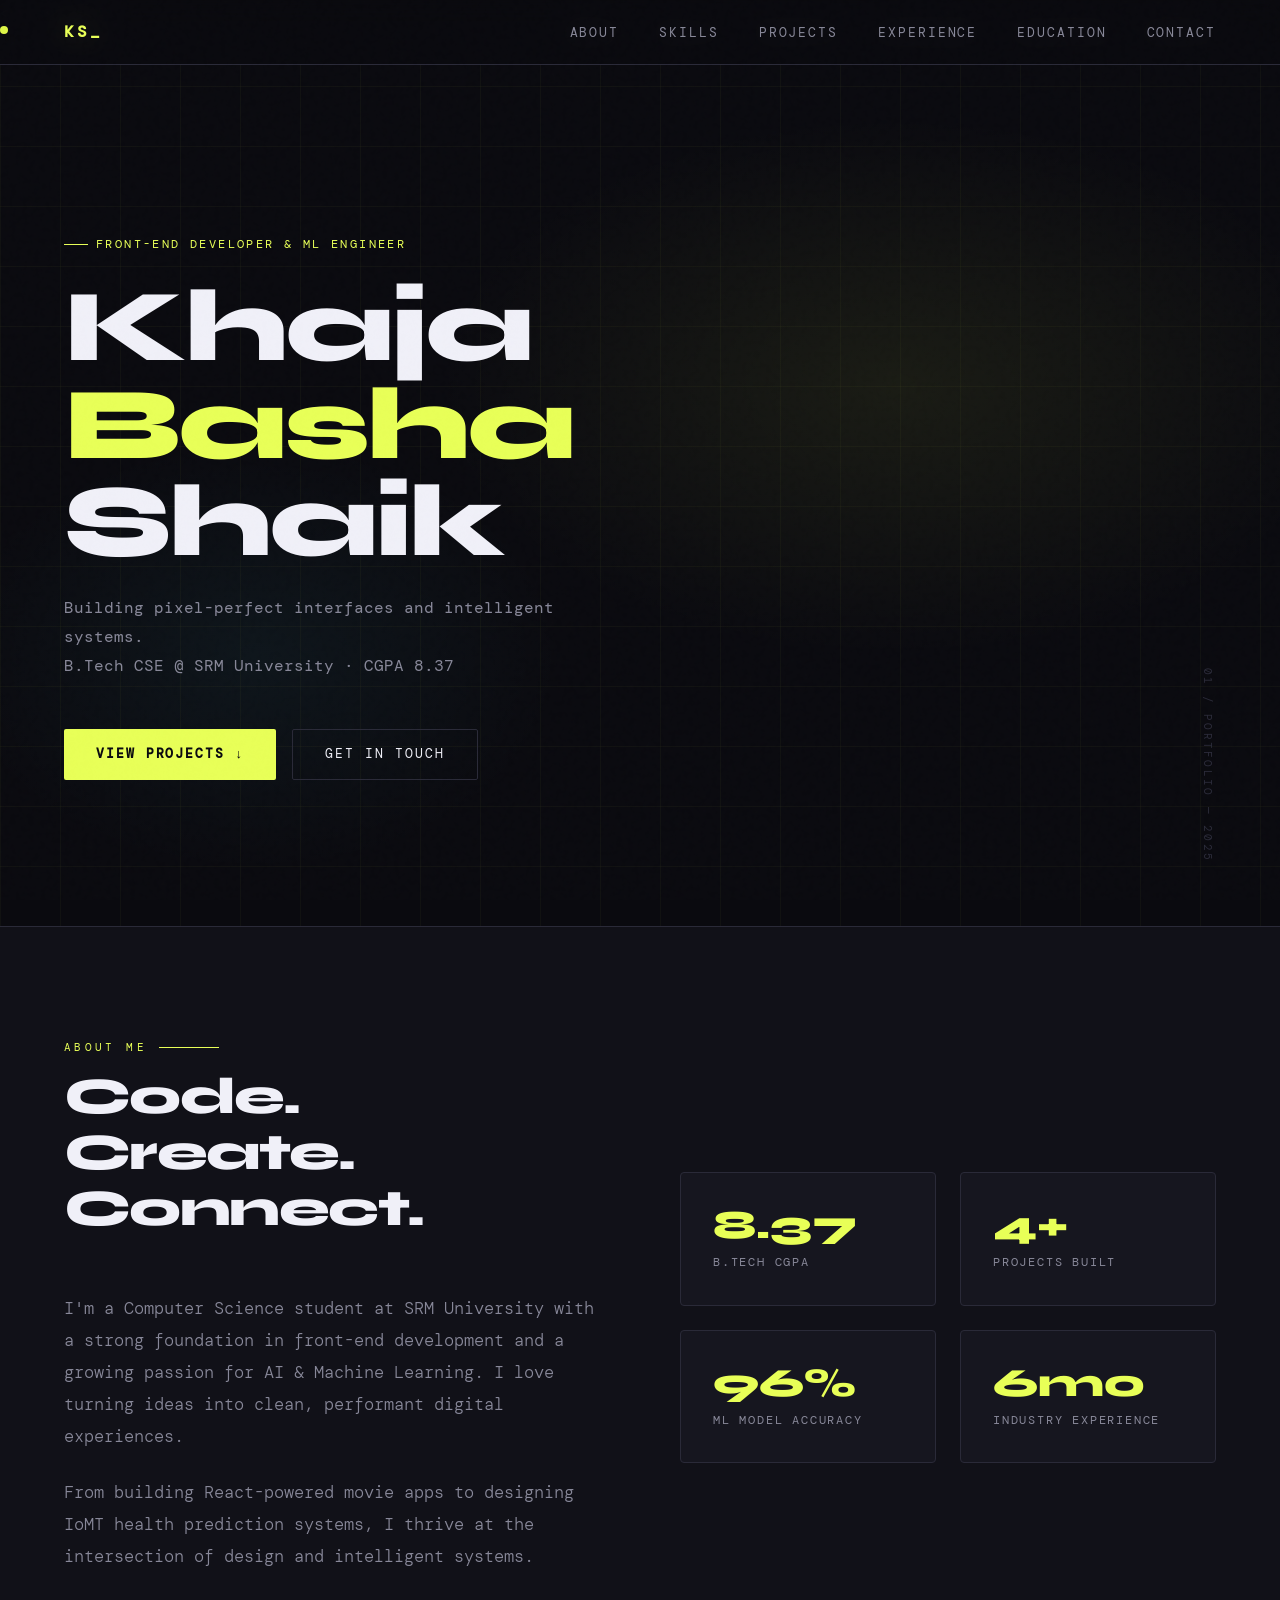
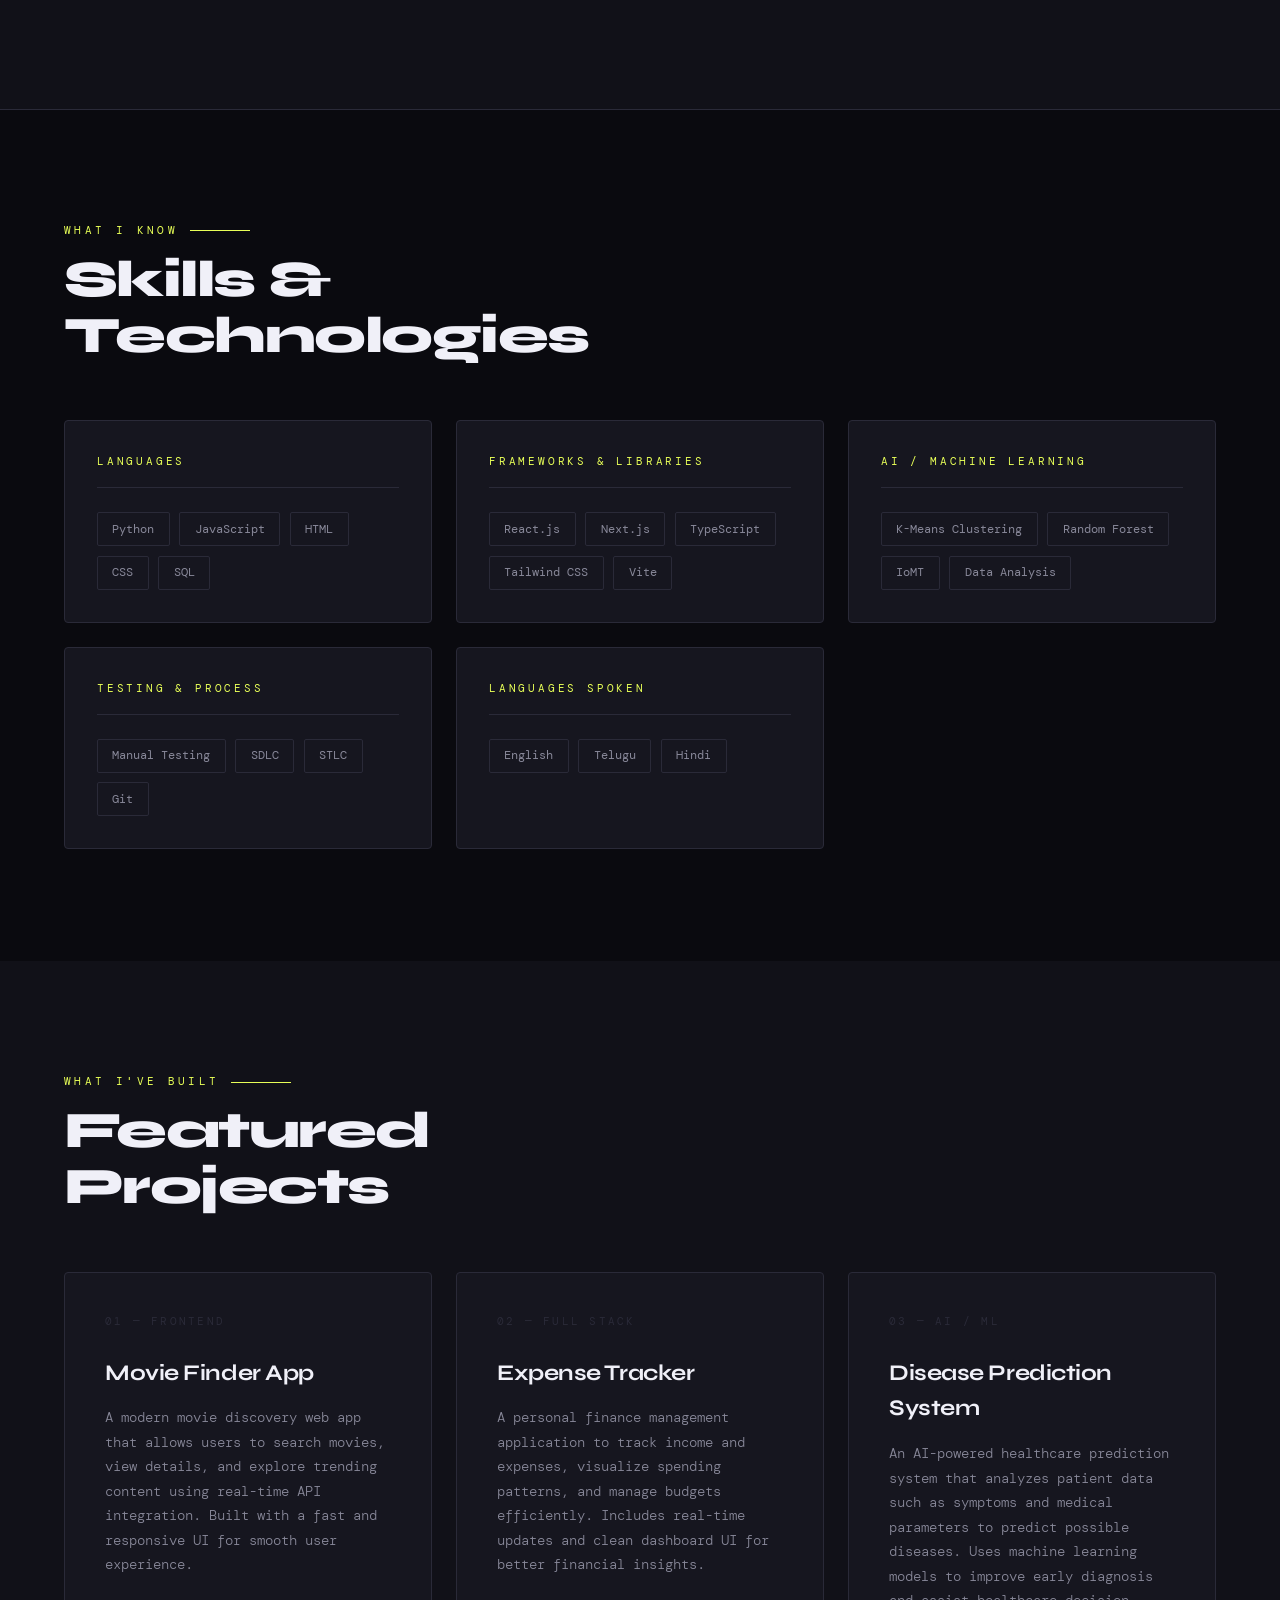
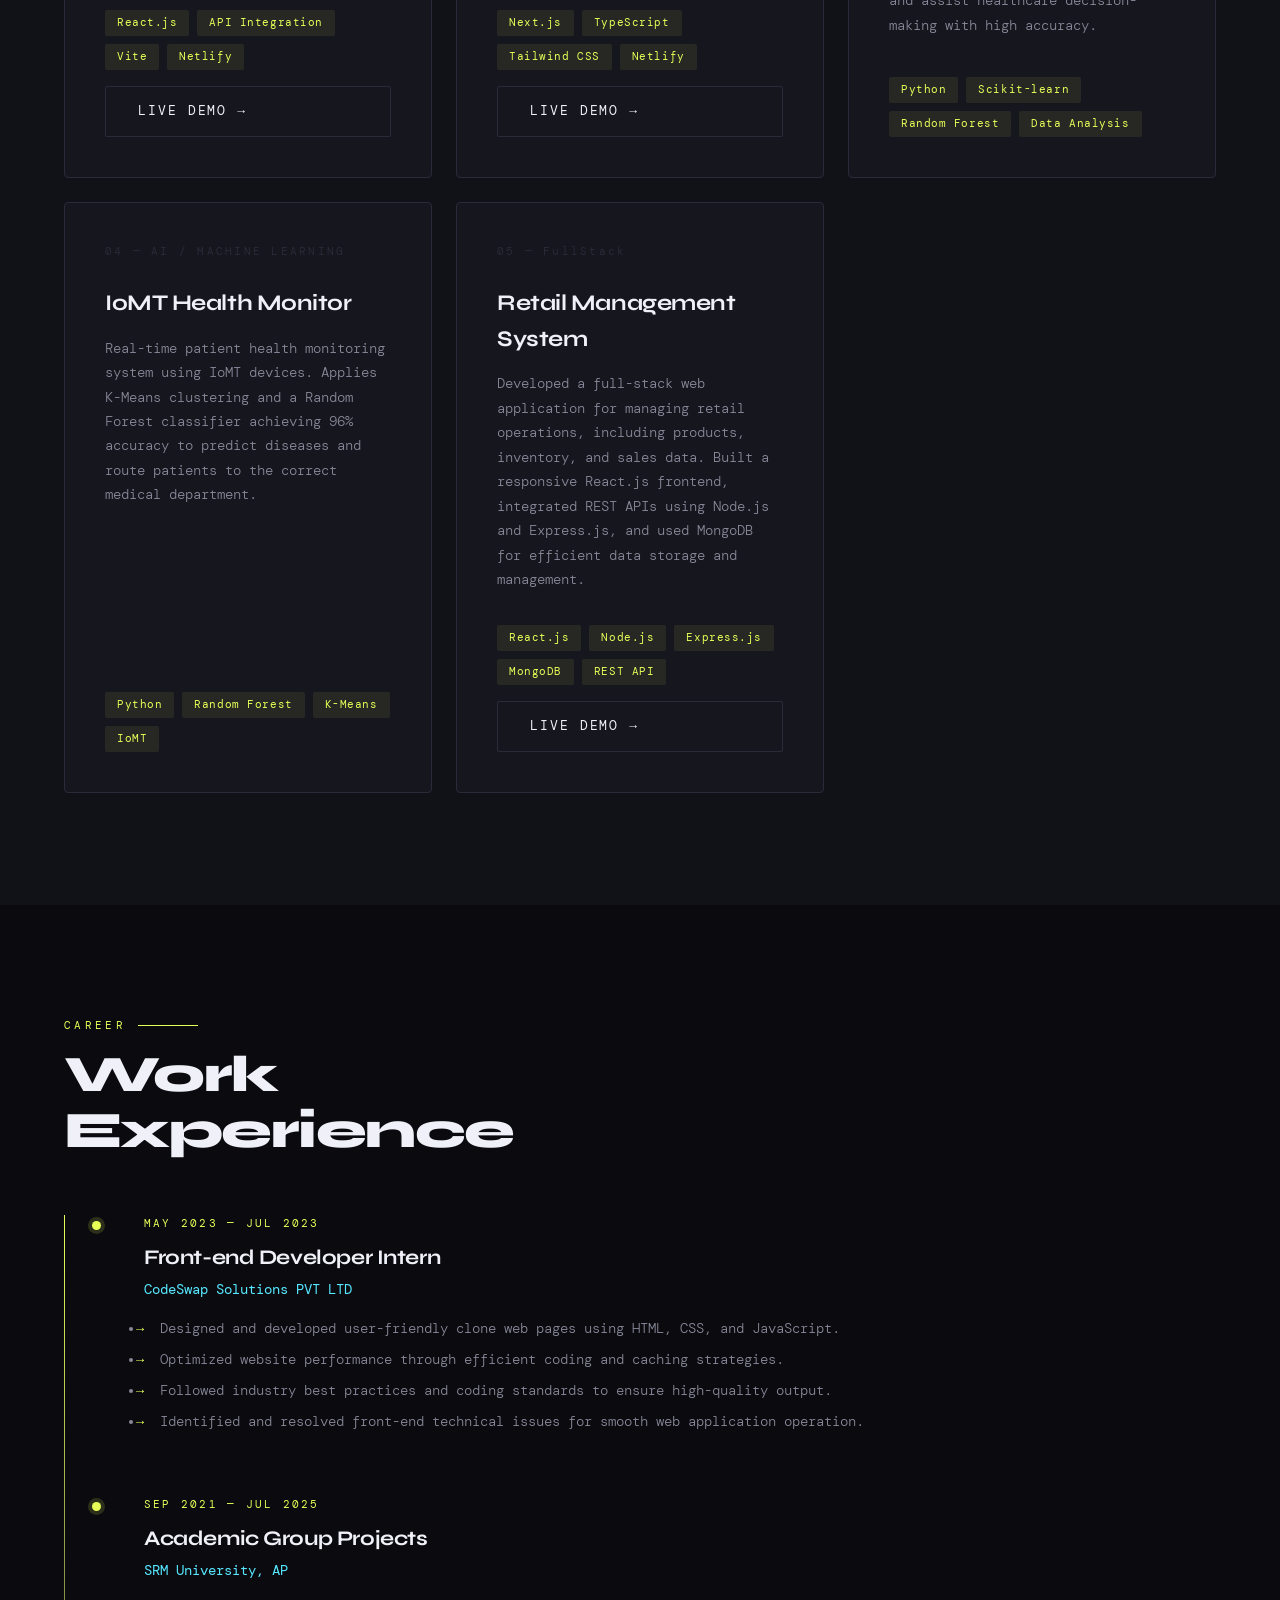
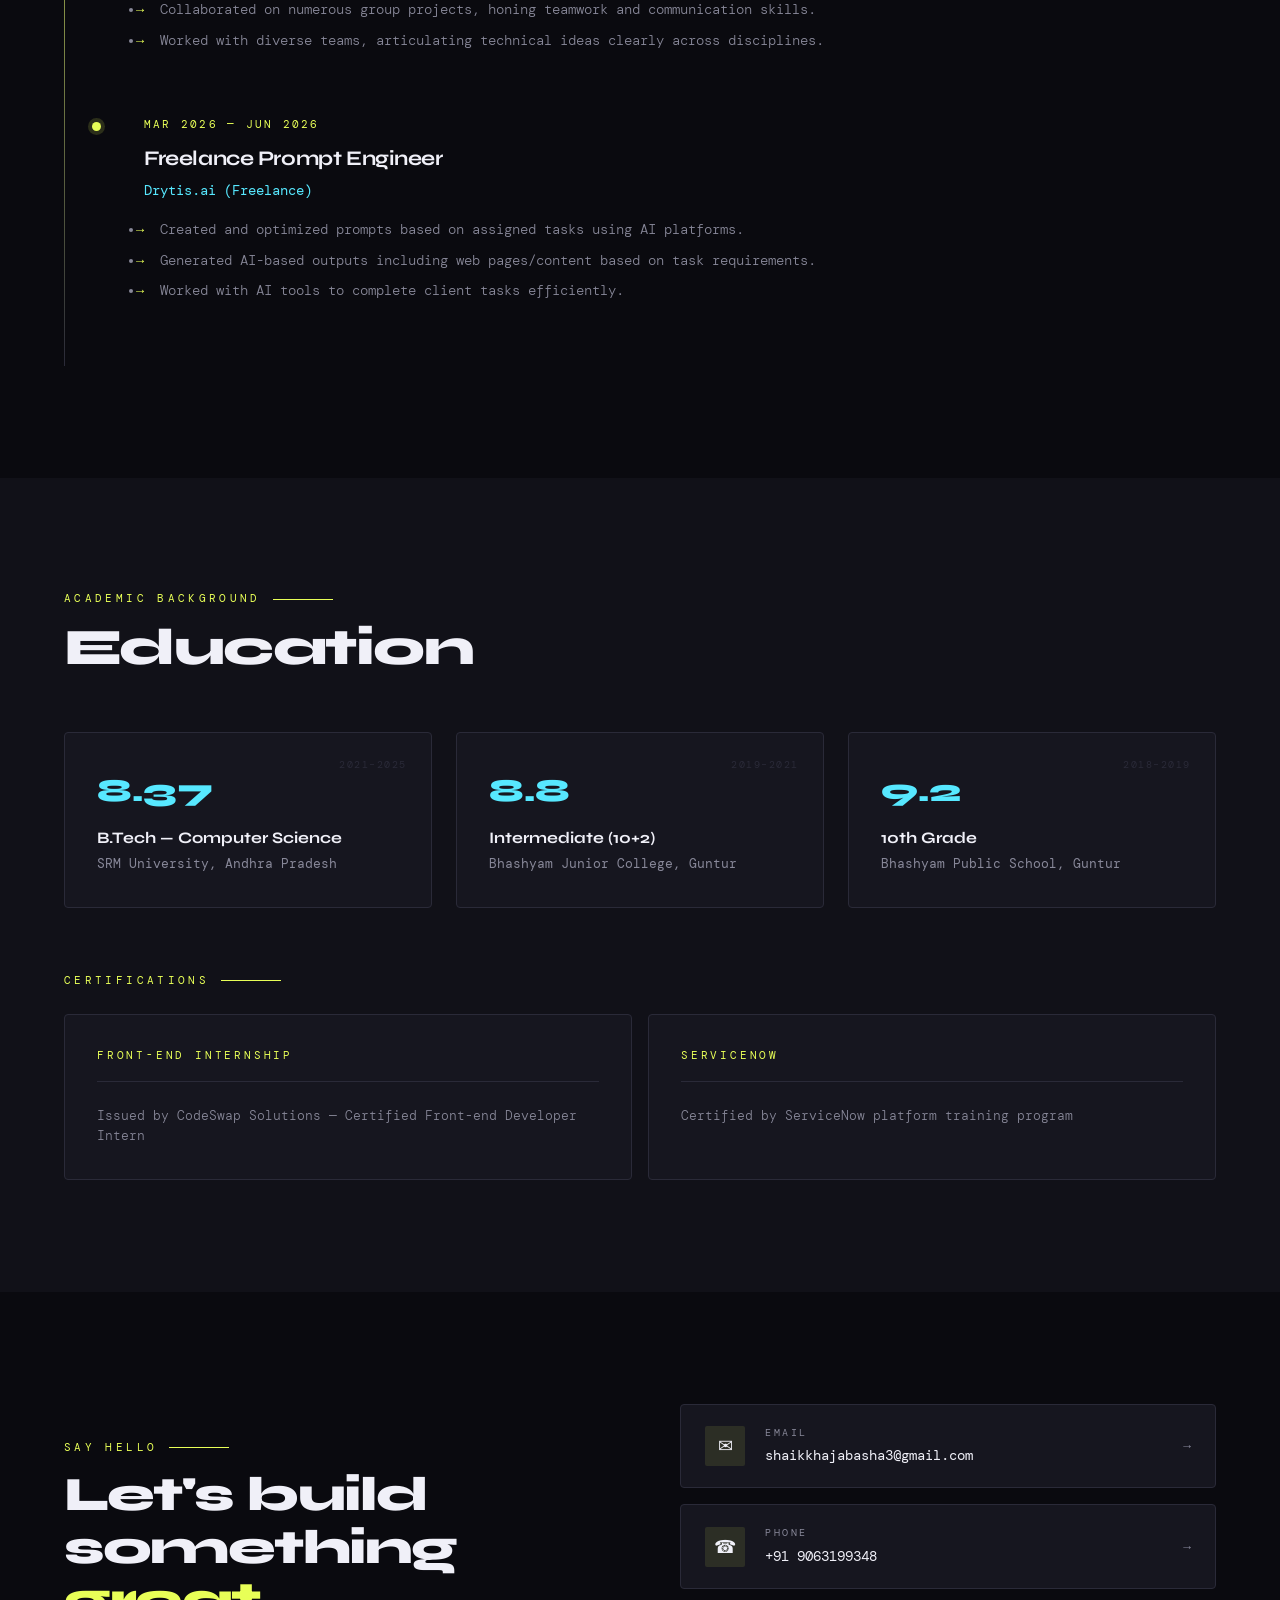
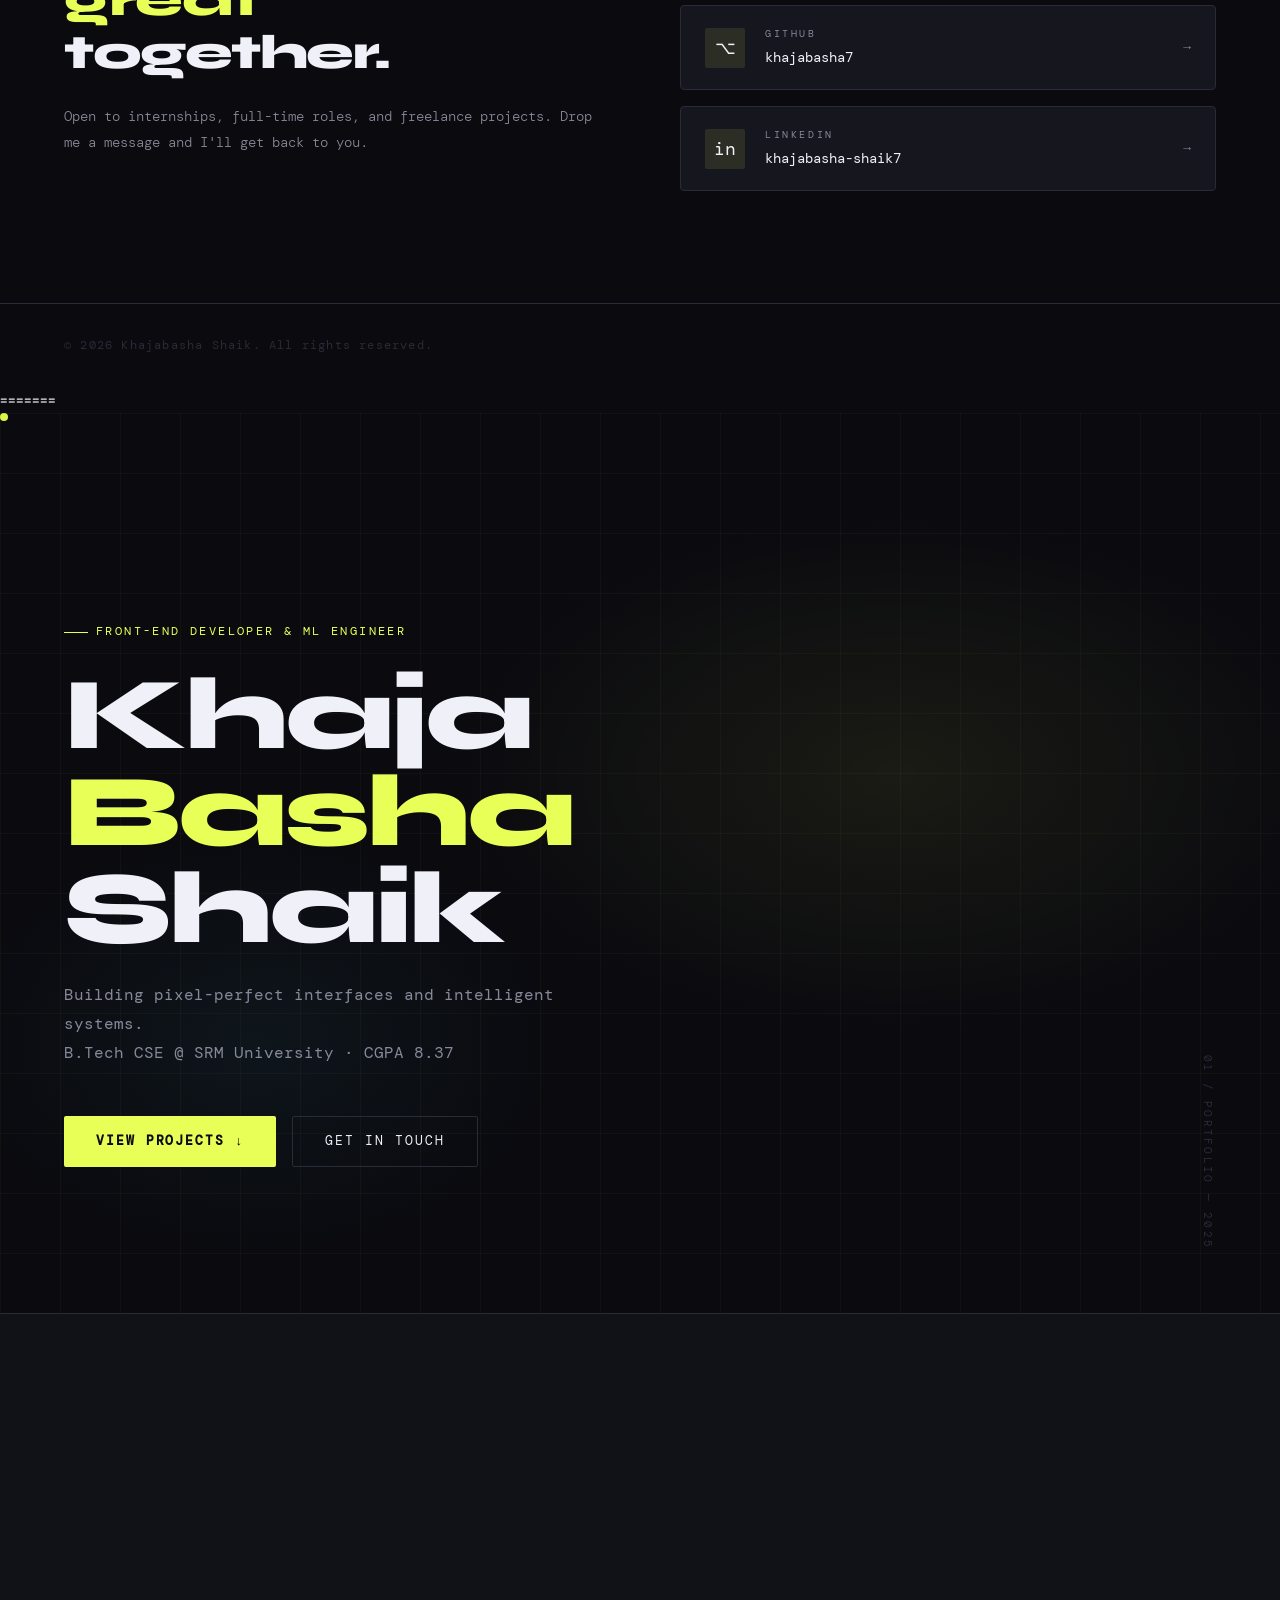
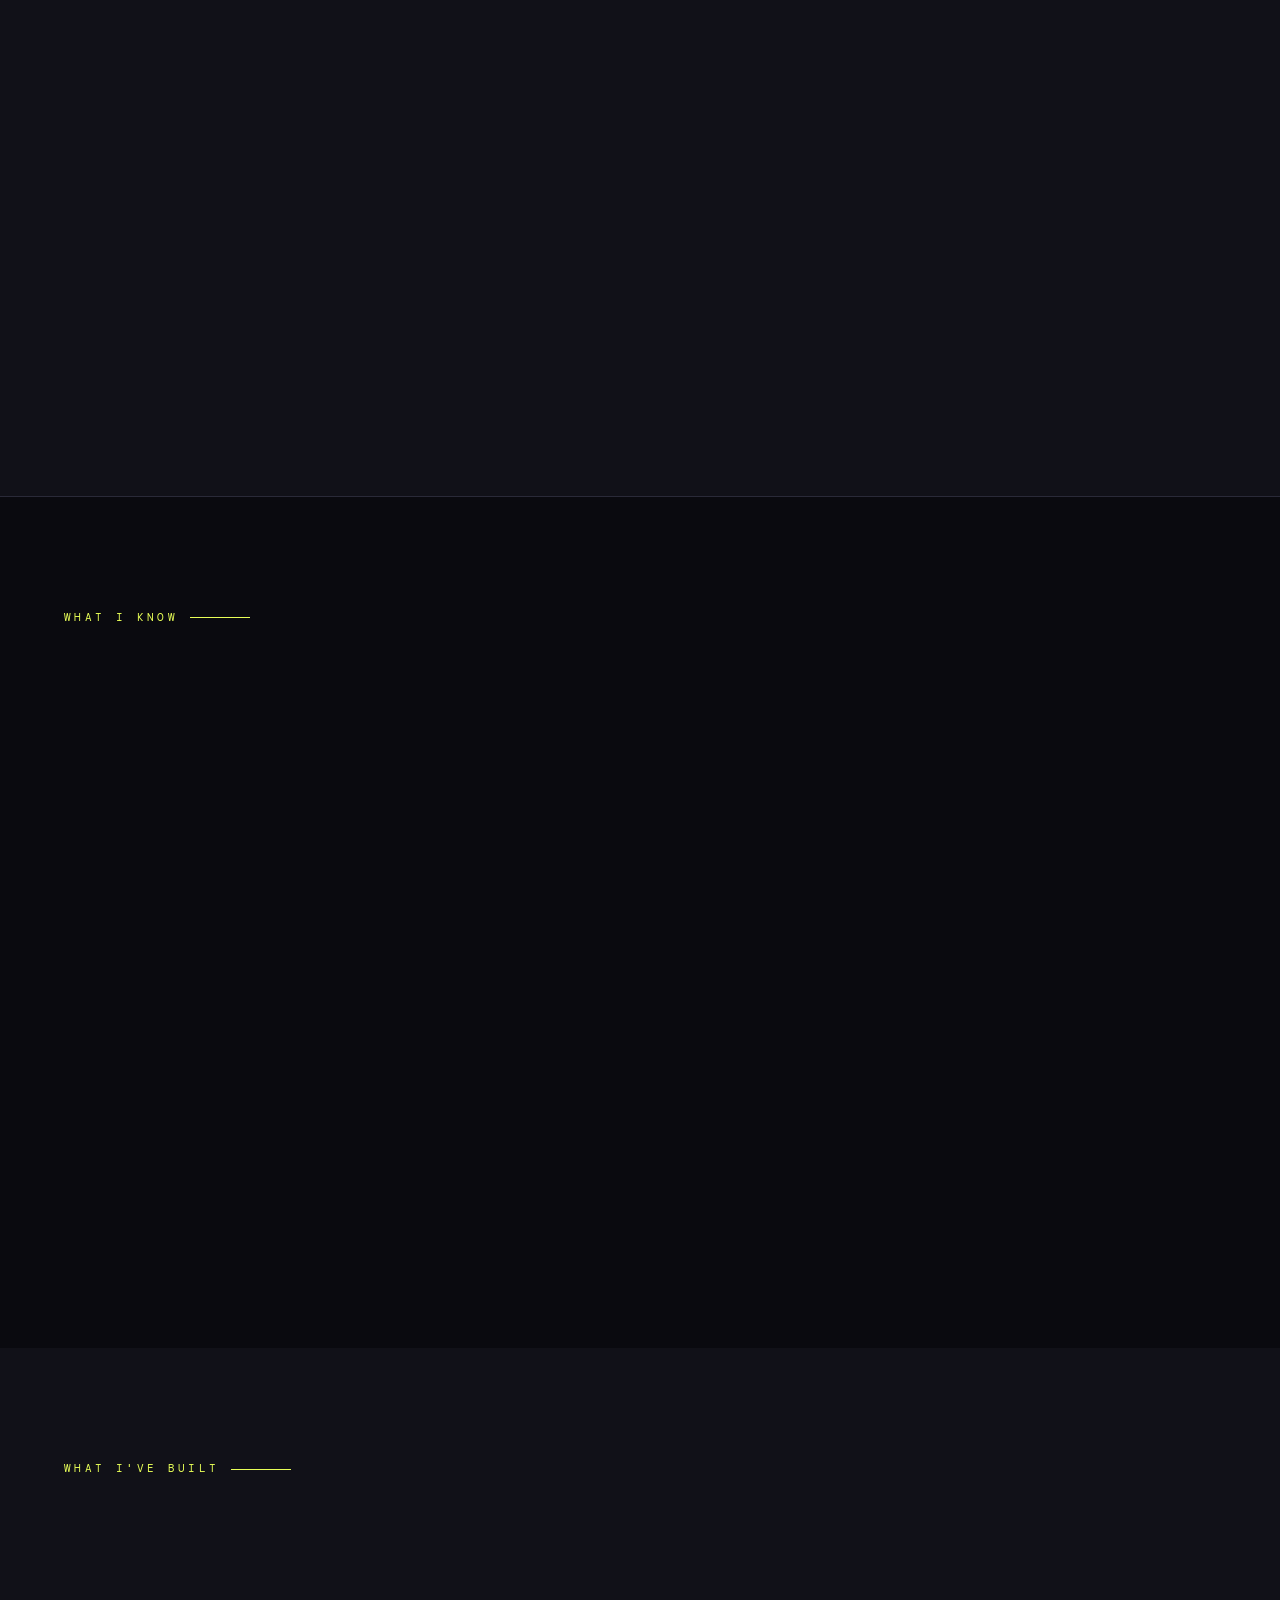
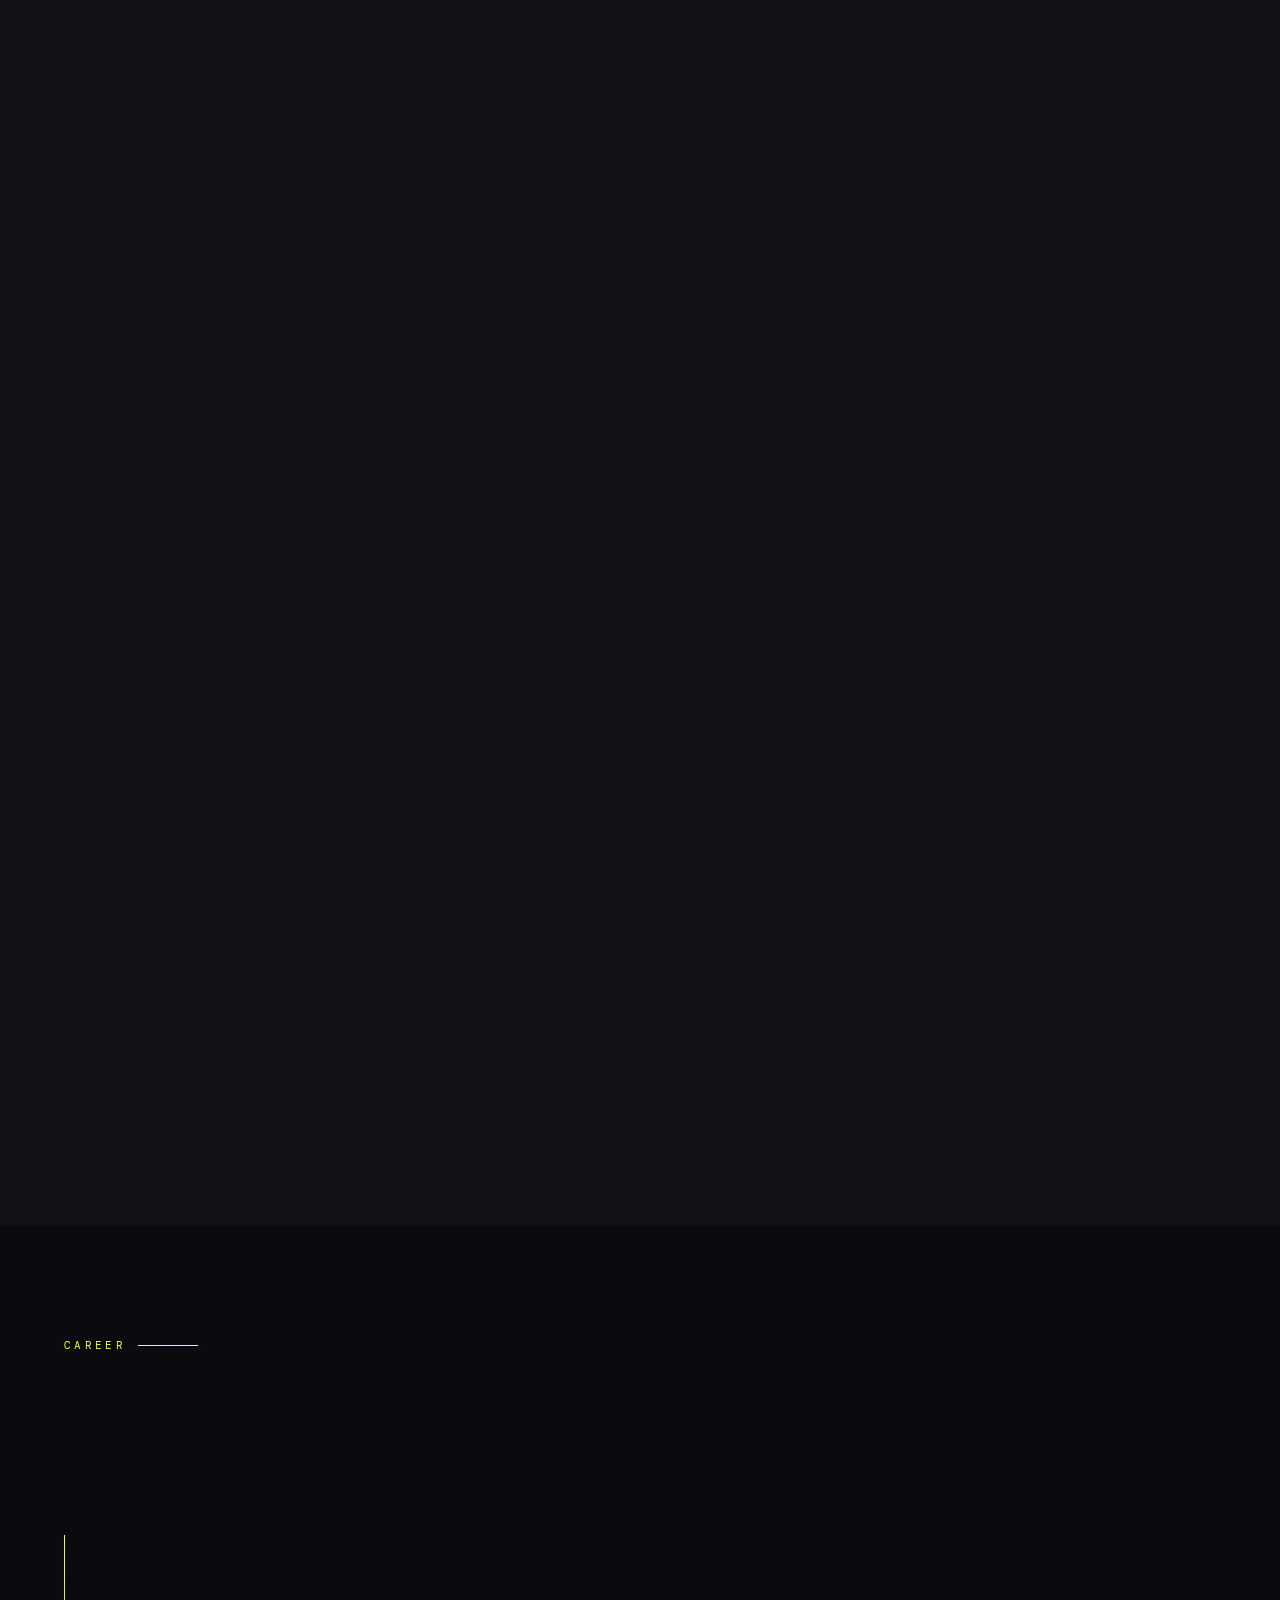
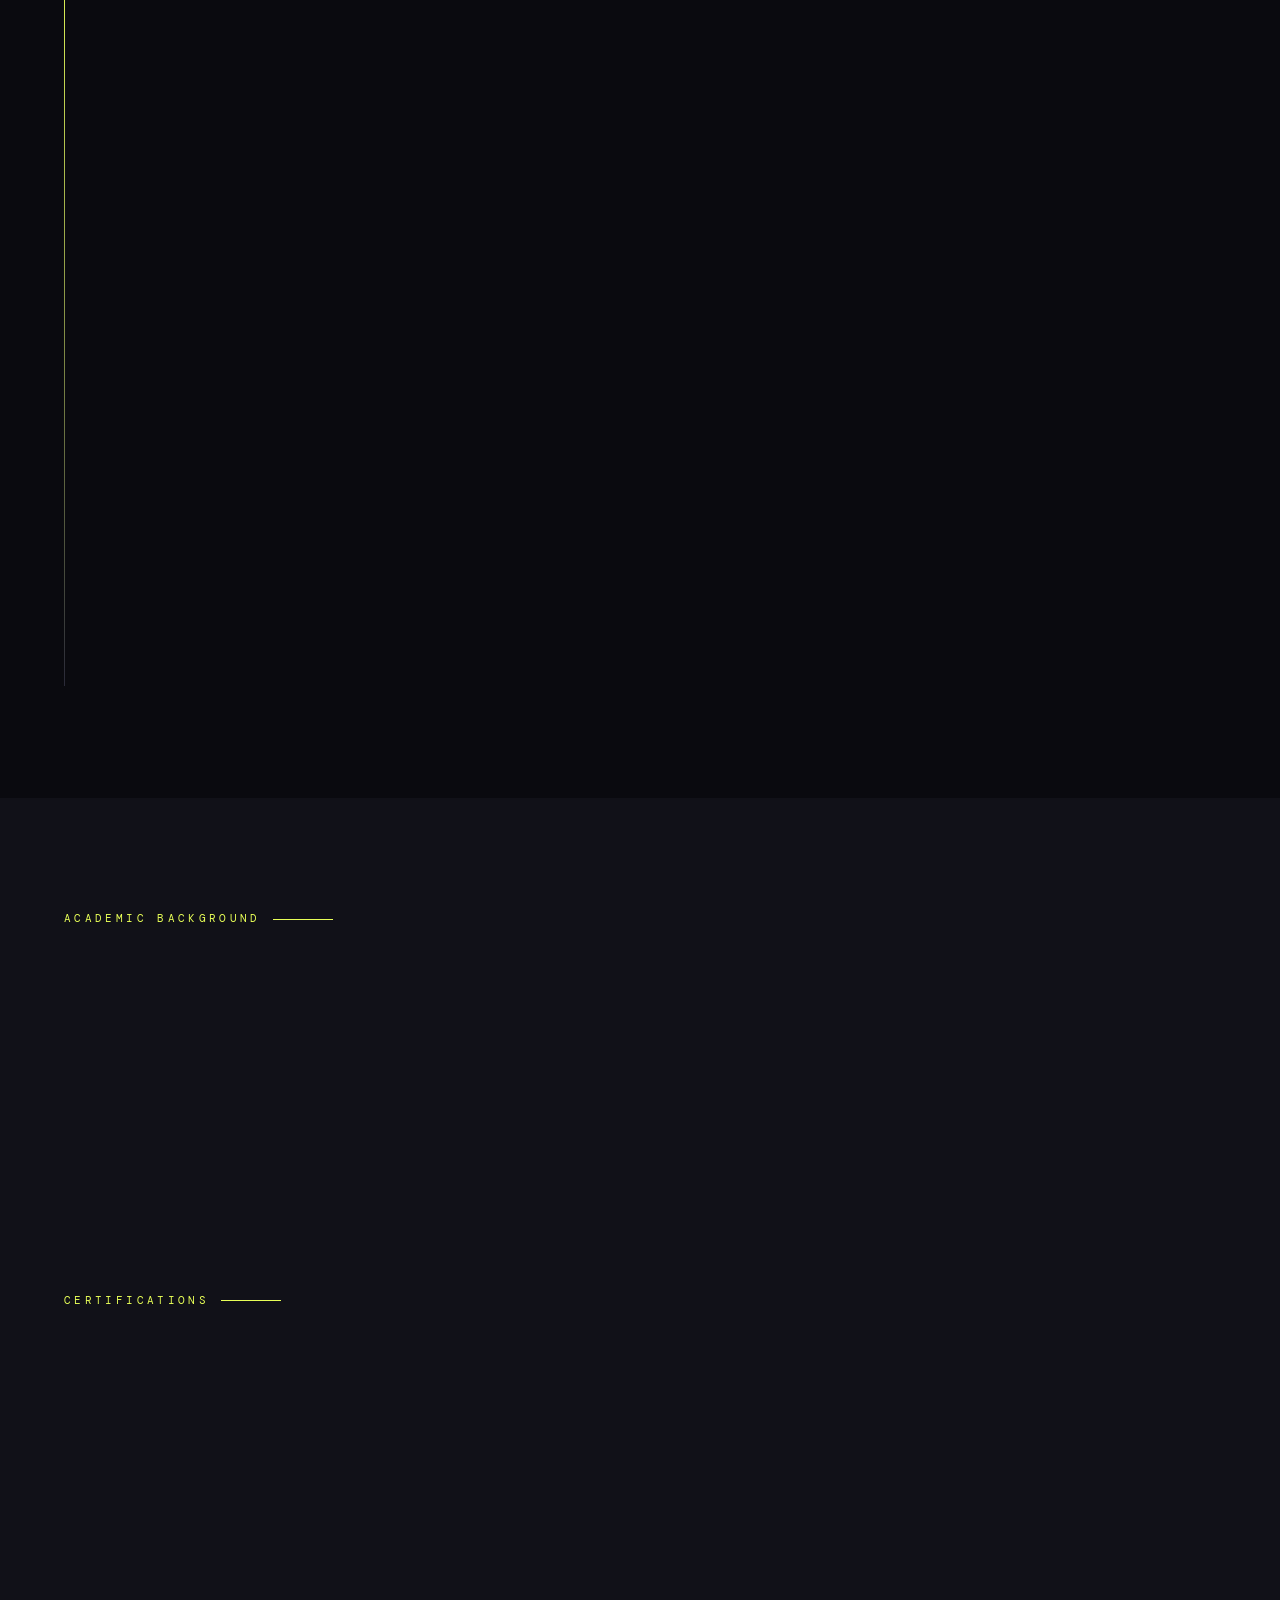
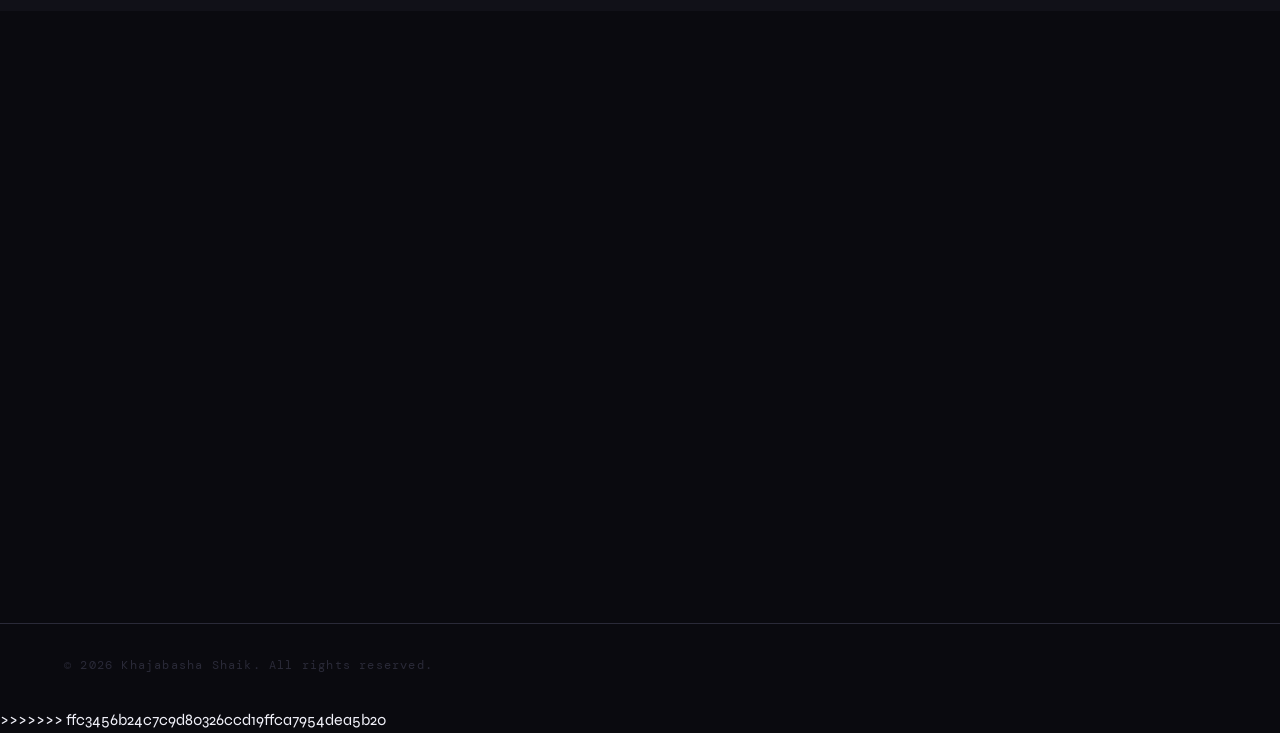
<file: index.html>
<<<<<<< HEAD
<!DOCTYPE html>
<html lang="en">

<head>
  <meta charset="UTF-8" />
  <meta name="viewport" content="width=device-width, initial-scale=1.0" />
  <title>Khajabasha Shaik — Portfolio</title>
  <link
    href="https://fonts.googleapis.com/css2?family=Syne:wght@400;600;700;800&family=DM+Mono:ital,wght@0,300;0,400;1,300&display=swap"
    rel="stylesheet" />
  <style>
    *,
    *::before,
    *::after {
      box-sizing: border-box;
      margin: 0;
      padding: 0;
    }

    :root {
      --bg: #0a0a0f;
      --surface: #111118;
      --card: #16161f;
      --border: #2a2a38;
      --accent: #e8ff57;
      --accent2: #57e8ff;
      --accent3: #ff6b57;
      --text: #f0f0f8;
      --muted: #888899;
      --font-display: 'Syne', sans-serif;
      --font-mono: 'DM Mono', monospace;
    }

    html {
      scroll-behavior: smooth;
    }

    body {
      background: var(--bg);
      color: var(--text);
      font-family: var(--font-display);
      line-height: 1.6;
      overflow-x: hidden;
    }

    /* ── NOISE OVERLAY ── */
    body::before {
      content: '';
      position: fixed;
      inset: 0;
      background-image: url("data:image/svg+xml,%3Csvg viewBox='0 0 200 200' xmlns='http://www.w3.org/2000/svg'%3E%3Cfilter id='n'%3E%3CfeTurbulence type='fractalNoise' baseFrequency='0.75' numOctaves='4' stitchTiles='stitch'/%3E%3C/filter%3E%3Crect width='100%25' height='100%25' filter='url(%23n)' opacity='0.04'/%3E%3C/svg%3E");
      pointer-events: none;
      z-index: 999;
      opacity: 0.4;
    }

    /* ── CURSOR DOT ── */
    .cursor {
      position: fixed;
      width: 8px;
      height: 8px;
      background: var(--accent);
      border-radius: 50%;
      pointer-events: none;
      z-index: 9999;
      transition: transform 0.1s;
      mix-blend-mode: difference;
    }

    /* ── NAV ── */
    nav {
      position: fixed;
      top: 0;
      left: 0;
      right: 0;
      z-index: 100;
      display: flex;
      justify-content: space-between;
      align-items: center;
      padding: 1.2rem 4rem;
      background: rgba(10, 10, 15, 0.85);
      backdrop-filter: blur(12px);
      border-bottom: 1px solid var(--border);
    }

    .nav-logo {
      font-size: 1rem;
      font-weight: 700;
      letter-spacing: 0.2em;
      text-transform: uppercase;
      color: var(--accent);
      font-family: var(--font-mono);
    }

    .nav-links {
      display: flex;
      gap: 2.5rem;
      list-style: none;
    }

    .nav-links a {
      color: var(--muted);
      text-decoration: none;
      font-size: 0.8rem;
      letter-spacing: 0.15em;
      text-transform: uppercase;
      font-family: var(--font-mono);
      transition: color 0.2s;
    }

    .nav-links a:hover {
      color: var(--accent);
    }

    /* ── HERO ── */
    .hero {
      min-height: 100vh;
      display: flex;
      align-items: center;
      padding: 8rem 4rem 4rem;
      position: relative;
      overflow: hidden;
    }

    .hero-bg {
      position: absolute;
      inset: 0;
      background:
        radial-gradient(ellipse 60% 50% at 70% 40%, rgba(232, 255, 87, 0.07) 0%, transparent 60%),
        radial-gradient(ellipse 40% 40% at 20% 70%, rgba(87, 232, 255, 0.05) 0%, transparent 60%);
    }

    .hero-grid {
      position: absolute;
      inset: 0;
      background-image:
        linear-gradient(rgba(232, 255, 87, 0.03) 1px, transparent 1px),
        linear-gradient(90deg, rgba(232, 255, 87, 0.03) 1px, transparent 1px);
      background-size: 60px 60px;
    }

    .hero-content {
      position: relative;
      z-index: 1;
      max-width: 900px;
    }

    .hero-tag {
      display: inline-flex;
      align-items: center;
      gap: 0.5rem;
      font-family: var(--font-mono);
      font-size: 0.75rem;
      color: var(--accent);
      letter-spacing: 0.2em;
      text-transform: uppercase;
      margin-bottom: 1.5rem;
      opacity: 0;
      animation: fadeUp 0.6s 0.2s forwards;
    }

    .hero-tag::before {
      content: '';
      width: 24px;
      height: 1px;
      background: var(--accent);
    }

    h1 {
      font-size: clamp(3.5rem, 8vw, 7rem);
      font-weight: 800;
      line-height: 0.95;
      letter-spacing: -0.03em;
      margin-bottom: 1.5rem;
      opacity: 0;
      animation: fadeUp 0.7s 0.35s forwards;
    }

    h1 .accent {
      color: var(--accent);
    }

    h1 .block {
      display: block;
    }

    .hero-desc {
      font-family: var(--font-mono);
      font-size: 1rem;
      color: var(--muted);
      max-width: 520px;
      margin-bottom: 3rem;
      line-height: 1.8;
      opacity: 0;
      animation: fadeUp 0.7s 0.5s forwards;
    }

    .hero-cta {
      display: flex;
      gap: 1rem;
      flex-wrap: wrap;
      opacity: 0;
      animation: fadeUp 0.7s 0.65s forwards;
    }

    .btn {
      display: inline-flex;
      align-items: center;
      gap: 0.5rem;
      padding: 0.9rem 2rem;
      border-radius: 2px;
      font-family: var(--font-mono);
      font-size: 0.8rem;
      letter-spacing: 0.15em;
      text-transform: uppercase;
      text-decoration: none;
      cursor: pointer;
      border: none;
      transition: all 0.2s;
    }

    .btn-primary {
      background: var(--accent);
      color: #0a0a0f;
      font-weight: 600;
    }

    .btn-primary:hover {
      background: #d4eb3d;
      transform: translateY(-2px);
    }

    .btn-outline {
      background: transparent;
      color: var(--text);
      border: 1px solid var(--border);
    }

    .btn-outline:hover {
      border-color: var(--accent);
      color: var(--accent);
    }

    .hero-number {
      position: absolute;
      right: 4rem;
      bottom: 4rem;
      font-family: var(--font-mono);
      font-size: 0.7rem;
      color: var(--border);
      letter-spacing: 0.2em;
      writing-mode: vertical-rl;
    }

    /* ── SECTIONS ── */
    section {
      padding: 7rem 4rem;
      position: relative;
    }

    .section-label {
      font-family: var(--font-mono);
      font-size: 0.7rem;
      letter-spacing: 0.3em;
      text-transform: uppercase;
      color: var(--accent);
      margin-bottom: 0.75rem;
      display: flex;
      align-items: center;
      gap: 0.75rem;
    }

    .section-label::after {
      content: '';
      flex: 1;
      max-width: 60px;
      height: 1px;
      background: var(--accent);
    }

    h2 {
      font-size: clamp(2rem, 4vw, 3.5rem);
      font-weight: 800;
      letter-spacing: -0.03em;
      line-height: 1.1;
      margin-bottom: 3.5rem;
    }

    /* ── ABOUT ── */
    .about {
      background: var(--surface);
      border-top: 1px solid var(--border);
      border-bottom: 1px solid var(--border);
    }

    .about-grid {
      display: grid;
      grid-template-columns: 1fr 1fr;
      gap: 5rem;
      align-items: center;
    }

    .about-text p {
      color: var(--muted);
      font-size: 1.05rem;
      line-height: 1.9;
      margin-bottom: 1.5rem;
      font-family: var(--font-mono);
      font-weight: 300;
    }

    .about-stats {
      display: grid;
      grid-template-columns: 1fr 1fr;
      gap: 1.5rem;
    }

    .stat-card {
      background: var(--card);
      border: 1px solid var(--border);
      border-radius: 4px;
      padding: 2rem;
      position: relative;
      overflow: hidden;
      transition: border-color 0.2s;
    }

    .stat-card::before {
      content: '';
      position: absolute;
      top: 0;
      left: 0;
      right: 0;
      height: 2px;
      background: var(--accent);
      transform: scaleX(0);
      transition: transform 0.3s;
      transform-origin: left;
    }

    .stat-card:hover::before {
      transform: scaleX(1);
    }

    .stat-card:hover {
      border-color: rgba(232, 255, 87, 0.3);
    }

    .stat-number {
      font-size: 2.5rem;
      font-weight: 800;
      color: var(--accent);
      line-height: 1;
      margin-bottom: 0.5rem;
    }

    .stat-label {
      font-family: var(--font-mono);
      font-size: 0.75rem;
      color: var(--muted);
      text-transform: uppercase;
      letter-spacing: 0.15em;
    }

    /* ── SKILLS ── */
    .skills-grid {
      display: grid;
      grid-template-columns: repeat(auto-fit, minmax(280px, 1fr));
      gap: 1.5rem;
    }

    .skill-group {
      background: var(--card);
      border: 1px solid var(--border);
      border-radius: 4px;
      padding: 2rem;
      transition: all 0.3s;
    }

    .skill-group:hover {
      border-color: rgba(232, 255, 87, 0.4);
      transform: translateY(-4px);
      box-shadow: 0 20px 40px rgba(0, 0, 0, 0.4);
    }

    .skill-group-title {
      font-family: var(--font-mono);
      font-size: 0.7rem;
      letter-spacing: 0.25em;
      text-transform: uppercase;
      color: var(--accent);
      margin-bottom: 1.5rem;
      padding-bottom: 1rem;
      border-bottom: 1px solid var(--border);
    }

    .skill-tags {
      display: flex;
      flex-wrap: wrap;
      gap: 0.6rem;
    }

    .skill-tag {
      font-family: var(--font-mono);
      font-size: 0.75rem;
      padding: 0.4rem 0.9rem;
      border-radius: 2px;
      border: 1px solid var(--border);
      color: var(--muted);
      transition: all 0.2s;
    }

    .skill-tag:hover {
      border-color: var(--accent2);
      color: var(--accent2);
      background: rgba(87, 232, 255, 0.05);
    }

    /* ── PROJECTS ── */
    .projects-bg {
      background: var(--surface);
    }

    .projects-grid {
      display: grid;
      grid-template-columns: repeat(auto-fit, minmax(320px, 1fr));
      gap: 1.5rem;
    }

    .project-card {
      background: var(--card);
      border: 1px solid var(--border);
      border-radius: 4px;
      padding: 2.5rem;
      position: relative;
      overflow: hidden;
      transition: all 0.3s;
      display: flex;
      flex-direction: column;
    }

    .project-card::after {
      content: '';
      position: absolute;
      bottom: 0;
      left: 0;
      right: 0;
      height: 3px;
      background: linear-gradient(90deg, var(--accent), var(--accent2));
      transform: scaleX(0);
      transition: transform 0.3s;
      transform-origin: left;
    }

    .project-card:hover::after {
      transform: scaleX(1);
    }

    .project-card:hover {
      border-color: rgba(232, 255, 87, 0.2);
      transform: translateY(-6px);
      box-shadow: 0 30px 60px rgba(0, 0, 0, 0.5);
    }

    .project-num {
      font-family: var(--font-mono);
      font-size: 0.7rem;
      color: var(--border);
      letter-spacing: 0.2em;
      margin-bottom: 1.5rem;
    }

    .project-title {
      font-size: 1.4rem;
      font-weight: 700;
      margin-bottom: 1rem;
      letter-spacing: -0.02em;
    }

    .project-desc {
      color: var(--muted);
      font-family: var(--font-mono);
      font-size: 0.85rem;
      line-height: 1.8;
      flex: 1;
      margin-bottom: 2rem;
      font-weight: 300;
    }

    .project-tech {
      display: flex;
      flex-wrap: wrap;
      gap: 0.5rem;
    }

    .tech-pill {
      font-family: var(--font-mono);
      font-size: 0.7rem;
      padding: 0.25rem 0.75rem;
      background: rgba(232, 255, 87, 0.08);
      color: var(--accent);
      border-radius: 2px;
      letter-spacing: 0.05em;
    }

    /* ── EXPERIENCE ── */
    .exp-timeline {
      max-width: 800px;
      position: relative;
      padding-left: 2rem;
    }

    .exp-timeline::before {
      content: '';
      position: absolute;
      left: 0;
      top: 0;
      bottom: 0;
      width: 1px;
      background: linear-gradient(180deg, var(--accent) 0%, var(--border) 100%);
    }

    .exp-item {
      position: relative;
      padding: 0 0 3.5rem 3rem;
    }

    .exp-item::before {
      content: '';
      position: absolute;
      left: -4px;
      top: 6px;
      width: 9px;
      height: 9px;
      background: var(--accent);
      border-radius: 50%;
      box-shadow: 0 0 0 4px rgba(232, 255, 87, 0.15);
    }

    .exp-date {
      font-family: var(--font-mono);
      font-size: 0.7rem;
      color: var(--accent);
      letter-spacing: 0.2em;
      text-transform: uppercase;
      margin-bottom: 0.5rem;
    }

    .exp-role {
      font-size: 1.3rem;
      font-weight: 700;
      margin-bottom: 0.3rem;
      letter-spacing: -0.02em;
    }

    .exp-company {
      font-family: var(--font-mono);
      font-size: 0.85rem;
      color: var(--accent2);
      margin-bottom: 1rem;
    }

    .exp-desc {
      color: var(--muted);
      font-family: var(--font-mono);
      font-size: 0.85rem;
      line-height: 1.8;
      font-weight: 300;
    }

    .exp-desc li {
      padding-left: 1rem;
      position: relative;
      margin-bottom: 0.4rem;
    }

    .exp-desc li::before {
      content: '→';
      position: absolute;
      left: -0.5rem;
      color: var(--accent);
    }

    /* ── EDUCATION ── */
    .edu-bg {
      background: var(--surface);
    }

    .edu-grid {
      display: grid;
      grid-template-columns: repeat(auto-fit, minmax(280px, 1fr));
      gap: 1.5rem;
    }

    .edu-card {
      background: var(--card);
      border: 1px solid var(--border);
      border-radius: 4px;
      padding: 2rem;
      position: relative;
      overflow: hidden;
      transition: all 0.3s;
    }

    .edu-card:hover {
      border-color: rgba(87, 232, 255, 0.4);
      transform: translateY(-4px);
    }

    .edu-card::before {
      content: attr(data-year);
      position: absolute;
      right: 1.5rem;
      top: 1.5rem;
      font-family: var(--font-mono);
      font-size: 0.65rem;
      color: var(--border);
      letter-spacing: 0.15em;
    }

    .edu-cgpa {
      font-size: 2rem;
      font-weight: 800;
      color: var(--accent2);
      margin-bottom: 0.5rem;
    }

    .edu-degree {
      font-size: 1rem;
      font-weight: 700;
      margin-bottom: 0.25rem;
    }

    .edu-school {
      font-family: var(--font-mono);
      font-size: 0.8rem;
      color: var(--muted);
    }

    /* ── CONTACT ── */
    .contact-inner {
      display: grid;
      grid-template-columns: 1fr 1fr;
      gap: 5rem;
      align-items: center;
    }

    .contact-tagline {
      font-size: clamp(2rem, 4vw, 3rem);
      font-weight: 800;
      line-height: 1.1;
      letter-spacing: -0.03em;
      margin-bottom: 1.5rem;
    }

    .contact-tagline .hl {
      color: var(--accent);
    }

    .contact-sub {
      font-family: var(--font-mono);
      font-size: 0.9rem;
      color: var(--muted);
      line-height: 1.8;
      font-weight: 300;
    }

    .contact-links {
      display: flex;
      flex-direction: column;
      gap: 1rem;
    }

    .contact-link {
      display: flex;
      align-items: center;
      gap: 1.25rem;
      padding: 1.25rem 1.5rem;
      background: var(--card);
      border: 1px solid var(--border);
      border-radius: 4px;
      text-decoration: none;
      color: var(--text);
      transition: all 0.25s;
      font-family: var(--font-mono);
    }

    .contact-link:hover {
      border-color: var(--accent);
      transform: translateX(6px);
      background: rgba(232, 255, 87, 0.04);
    }

    .contact-link-icon {
      width: 40px;
      height: 40px;
      background: rgba(232, 255, 87, 0.1);
      border-radius: 2px;
      display: flex;
      align-items: center;
      justify-content: center;
      font-size: 1.1rem;
      flex-shrink: 0;
    }

    .contact-link-info {
      flex: 1;
    }

    .contact-link-label {
      font-size: 0.65rem;
      letter-spacing: 0.25em;
      text-transform: uppercase;
      color: var(--muted);
      margin-bottom: 0.2rem;
    }

    .contact-link-value {
      font-size: 0.9rem;
      color: var(--text);
    }

    .contact-link-arrow {
      color: var(--muted);
      font-size: 0.8rem;
      transition: color 0.2s, transform 0.2s;
    }

    .contact-link:hover .contact-link-arrow {
      color: var(--accent);
      transform: translateX(4px);
    }

    /* ── FOOTER ── */
    footer {
      border-top: 1px solid var(--border);
      padding: 2rem 4rem;
      display: flex;
      justify-content: space-between;
      align-items: center;
    }

    footer p {
      font-family: var(--font-mono);
      font-size: 0.75rem;
      color: var(--border);
      letter-spacing: 0.1em;
    }

    /* ── ANIMATIONS ── */
    @keyframes fadeUp {
      from {
        opacity: 0;
        transform: translateY(20px);
      }

      to {
        opacity: 1;
        transform: translateY(0);
      }
    }

    .reveal {
      opacity: 0;
      transform: translateY(30px);
      transition: opacity 0.7s, transform 0.7s;
    }

    .reveal.visible {
      opacity: 1;
      transform: translateY(0);
    }

    /* ── RESPONSIVE ── */
    @media (max-width: 768px) {
      nav {
        padding: 1rem 1.5rem;
      }

      .nav-links {
        display: none;
      }

      section {
        padding: 5rem 1.5rem;
      }

      .hero {
        padding: 7rem 1.5rem 3rem;
      }

      .about-grid,
      .contact-inner {
        grid-template-columns: 1fr;
        gap: 3rem;
      }

      .hero-number {
        display: none;
      }

      footer {
        flex-direction: column;
        gap: 0.5rem;
        text-align: center;
      }
    }
  </style>
</head>

<body>

  <div class="cursor" id="cursor"></div>

  <!-- NAV -->
  <nav>
    <div class="nav-logo">KS_</div>
    <ul class="nav-links">
      <li><a href="#about">About</a></li>
      <li><a href="#skills">Skills</a></li>
      <li><a href="#projects">Projects</a></li>
      <li><a href="#experience">Experience</a></li>
      <li><a href="#education">Education</a></li>
      <li><a href="#contact">Contact</a></li>
    </ul>
  </nav>

  <!-- HERO -->
  <section class="hero" id="home">
    <div class="hero-bg"></div>
    <div class="hero-grid"></div>
    <div class="hero-content">
      <div class="hero-tag">Front-end Developer &amp; ML Engineer</div>
      <h1>
        <span class="block">Khaja</span>
        <span class="block accent">Basha</span>
        <span class="block">Shaik</span>
      </h1>
      <p class="hero-desc">
        Building pixel-perfect interfaces and intelligent systems.<br />
        B.Tech CSE @ SRM University · CGPA 8.37
      </p>
      <div class="hero-cta">
        <a href="#projects" class="btn btn-primary">View Projects ↓</a>
        <a href="#contact" class="btn btn-outline">Get in Touch</a>
      </div>
    </div>
    <div class="hero-number">01 / PORTFOLIO — 2025</div>
  </section>

  <!-- ABOUT -->
  <section class="about" id="about">
    <div class="about-grid">
      <div class="about-text reveal">
        <div class="section-label">About Me</div>
        <h2>Code. Create.<br />Connect.</h2>
        <p>I'm a Computer Science student at SRM University with a strong foundation in front-end development and a
          growing passion for AI &amp; Machine Learning. I love turning ideas into clean, performant digital
          experiences.</p>
        <p>From building React-powered movie apps to designing IoMT health prediction systems, I thrive at the
          intersection of design and intelligent systems.</p>
      </div>
      <div class="about-stats reveal">
        <div class="stat-card">
          <div class="stat-number">8.37</div>
          <div class="stat-label">B.Tech CGPA</div>
        </div>
        <div class="stat-card">
          <div class="stat-number">4+</div>
          <div class="stat-label">Projects Built</div>
        </div>
        <div class="stat-card">
          <div class="stat-number">96%</div>
          <div class="stat-label">ML Model Accuracy</div>
        </div>
        <div class="stat-card">
          <div class="stat-number">6mo</div>
          <div class="stat-label">Industry Experience</div>
        </div>
      </div>
    </div>
  </section>

  <!-- SKILLS -->
  <section id="skills">
    <div class="section-label">What I Know</div>
    <h2 class="reveal">Skills &amp;<br />Technologies</h2>
    <div class="skills-grid">
      <div class="skill-group reveal">
        <div class="skill-group-title">Languages</div>
        <div class="skill-tags">
          <span class="skill-tag">Python</span>
          <span class="skill-tag">JavaScript</span>
          <span class="skill-tag">HTML</span>
          <span class="skill-tag">CSS</span>
          <span class="skill-tag">SQL</span>
        </div>
      </div>
      <div class="skill-group reveal">
        <div class="skill-group-title">Frameworks &amp; Libraries</div>
        <div class="skill-tags">
          <span class="skill-tag">React.js</span>
          <span class="skill-tag">Next.js</span>
          <span class="skill-tag">TypeScript</span>
          <span class="skill-tag">Tailwind CSS</span>
          <span class="skill-tag">Vite</span>
        </div>
      </div>
      <div class="skill-group reveal">
        <div class="skill-group-title">AI / Machine Learning</div>
        <div class="skill-tags">
          <span class="skill-tag">K-Means Clustering</span>
          <span class="skill-tag">Random Forest</span>
          <span class="skill-tag">IoMT</span>
          <span class="skill-tag">Data Analysis</span>
        </div>
      </div>
      <div class="skill-group reveal">
        <div class="skill-group-title">Testing &amp; Process</div>
        <div class="skill-tags">
          <span class="skill-tag">Manual Testing</span>
          <span class="skill-tag">SDLC</span>
          <span class="skill-tag">STLC</span>
          <span class="skill-tag">Git</span>
        </div>
      </div>
      <div class="skill-group reveal">
        <div class="skill-group-title">Languages Spoken</div>
        <div class="skill-tags">
          <span class="skill-tag">English</span>
          <span class="skill-tag">Telugu</span>
          <span class="skill-tag">Hindi</span>
        </div>
      </div>
    </div>
  </section>

  <!-- PROJECTS -->
  <section class="projects-bg" id="projects">
    <div class="section-label">What I've Built</div>
    <h2 class="reveal">Featured<br />Projects</h2>

    <div class="projects-grid">

      <!-- Project 1 -->
      <div class="project-card reveal">
        <div class="project-num">01 — FRONTEND</div>
        <div class="project-title">Movie Finder App</div>
        <p class="project-desc">
          A modern movie discovery web app that allows users to search movies, view details, and explore trending
          content using real-time API integration.
          Built with a fast and responsive UI for smooth user experience.
        </p>
        <div class="project-tech">
          <span class="tech-pill">React.js</span>
          <span class="tech-pill">API Integration</span>
          <span class="tech-pill">Vite</span>
          <span class="tech-pill">Netlify</span>
        </div>
        <a href="https://movieee-finderrr.netlify.app/" target="_blank" class="btn btn-outline"
          style="margin-top:1rem;">
          Live Demo →
        </a>
      </div>

      <!-- Project 2 -->
      <div class="project-card reveal">
        <div class="project-num">02 — FULL STACK</div>
        <div class="project-title">Expense Tracker</div>
        <p class="project-desc">
          A personal finance management application to track income and expenses, visualize spending patterns, and
          manage budgets efficiently.
          Includes real-time updates and clean dashboard UI for better financial insights.
        </p>
        <div class="project-tech">
          <span class="tech-pill">Next.js</span>
          <span class="tech-pill">TypeScript</span>
          <span class="tech-pill">Tailwind CSS</span>
          <span class="tech-pill">Netlify</span>
        </div>
        <a href="https://expensetracker786.netlify.app/" target="_blank" class="btn btn-outline"
          style="margin-top:1rem;">
          Live Demo →
        </a>
      </div>

      <!-- Project 3 -->
      <div class="project-card reveal">
        <div class="project-num">03 — AI / ML</div>
        <div class="project-title">Disease Prediction System</div>
        <p class="project-desc">
          An AI-powered healthcare prediction system that analyzes patient data such as symptoms and medical parameters
          to predict possible diseases.
          Uses machine learning models to improve early diagnosis and assist healthcare decision-making with high
          accuracy.
        </p>
        <div class="project-tech">
          <span class="tech-pill">Python</span>
          <span class="tech-pill">Scikit-learn</span>
          <span class="tech-pill">Random Forest</span>
          <span class="tech-pill">Data Analysis</span>
        </div>
      </div>

      <div class="project-card reveal">
        <div class="project-num">04 — AI / MACHINE LEARNING</div>
        <div class="project-title">IoMT Health Monitor</div>
        <p class="project-desc">Real-time patient health monitoring system using IoMT devices. Applies K-Means
          clustering and a Random Forest classifier achieving 96% accuracy to predict diseases and route patients to the
          correct medical department.</p>
        <div class="project-tech">
          <span class="tech-pill">Python</span>
          <span class="tech-pill">Random Forest</span>
          <span class="tech-pill">K-Means</span>
          <span class="tech-pill">IoMT</span>
        </div>
      </div>
      <div class="project-card reveal">
        <div class="project-num">05 — FullStack</div>
        <div class="project-title">Retail Management System</div>
        <p class="project-desc">Developed a full-stack web application for managing retail operations, including
          products, inventory, and sales data. Built a responsive React.js frontend, integrated REST APIs using Node.js
          and Express.js, and used MongoDB for efficient data storage and management.</p>
        <div class="project-tech">
          <span class="tech-pill">React.js</span>
          <span class="tech-pill">Node.js</span>
          <span class="tech-pill">Express.js</span>
          <span class="tech-pill">MongoDB</span>
          <span class="tech-pill">REST API</span>
        </div>
        <a href="https://retail-management-system-one.vercel.app/" target="_blank" class="btn btn-outline"
          style="margin-top:1rem;">
          Live Demo →
        </a>
      </div>
    </div>
  </section>

  <!-- EXPERIENCE -->
  <section id="experience">
    <div class="section-label">Career</div>
    <h2 class="reveal">Work<br />Experience</h2>
    <div class="exp-timeline">
      <div class="exp-item reveal">
        <div class="exp-date">May 2023 — Jul 2023</div>
        <div class="exp-role">Front-end Developer Intern</div>
        <div class="exp-company">CodeSwap Solutions PVT LTD</div>
        <ul class="exp-desc">
          <li>Designed and developed user-friendly clone web pages using HTML, CSS, and JavaScript.</li>
          <li>Optimized website performance through efficient coding and caching strategies.</li>
          <li>Followed industry best practices and coding standards to ensure high-quality output.</li>
          <li>Identified and resolved front-end technical issues for smooth web application operation.</li>
        </ul>
      </div>

      <div class="exp-item reveal">
        <div class="exp-date">Sep 2021 — Jul 2025</div>
        <div class="exp-role">Academic Group Projects</div>
        <div class="exp-company">SRM University, AP</div>
        <ul class="exp-desc">
          <li>Collaborated on numerous group projects, honing teamwork and communication skills.</li>
          <li>Worked with diverse teams, articulating technical ideas clearly across disciplines.</li>
        </ul>
      </div>
      <div class="exp-item reveal">
        <div class="exp-date">Mar 2026 — Jun 2026</div>
        <div class="exp-role">Freelance Prompt Engineer</div>
        <div class="exp-company">Drytis.ai (Freelance)</div>
        <ul class="exp-desc">
          <li>Created and optimized prompts based on assigned tasks using AI platforms.</li>
          <li>Generated AI-based outputs including web pages/content based on task requirements.</li>
          <li>Worked with AI tools to complete client tasks efficiently.</li>
        </ul>
      </div>
    </div>
  </div>
    
  </section>

  <!-- EDUCATION -->
  <section class="edu-bg" id="education">
    <div class="section-label">Academic Background</div>
    <h2 class="reveal">Education</h2>
    <div class="edu-grid">
      <div class="edu-card reveal" data-year="2021–2025">
        <div class="edu-cgpa">8.37</div>
        <div class="edu-degree">B.Tech — Computer Science</div>
        <div class="edu-school">SRM University, Andhra Pradesh</div>
      </div>
      <div class="edu-card reveal" data-year="2019–2021">
        <div class="edu-cgpa">8.8</div>
        <div class="edu-degree">Intermediate (10+2)</div>
        <div class="edu-school">Bhashyam Junior College, Guntur</div>
      </div>
      <div class="edu-card reveal" data-year="2018–2019">
        <div class="edu-cgpa">9.2</div>
        <div class="edu-degree">10th Grade</div>
        <div class="edu-school">Bhashyam Public School, Guntur</div>
      </div>
    </div>

    <!-- Certificates -->
    <div style="margin-top:4rem;">
      <div class="section-label" style="margin-bottom:1.5rem;">Certifications</div>
      <div style="display:flex;flex-wrap:wrap;gap:1rem;">
        <div class="skill-group reveal" style="flex:1;min-width:250px;">
          <div class="skill-group-title">Front-end Internship</div>
          <p style="font-family:var(--font-mono);font-size:0.8rem;color:var(--muted);font-weight:300;">Issued by
            CodeSwap Solutions — Certified Front-end Developer Intern</p>
        </div>
        <div class="skill-group reveal" style="flex:1;min-width:250px;">
          <div class="skill-group-title">ServiceNow</div>
          <p style="font-family:var(--font-mono);font-size:0.8rem;color:var(--muted);font-weight:300;">Certified by
            ServiceNow platform training program</p>
        </div>
      </div>
    </div>
  </section>

  <!-- CONTACT -->
  <section id="contact">
    <div class="contact-inner">
      <div class="reveal">
        <div class="section-label">Say Hello</div>
        <div class="contact-tagline">Let's build<br />something <span class="hl">great</span><br />together.</div>
        <p class="contact-sub">Open to internships, full-time roles, and freelance projects. Drop me a message and I'll
          get back to you.</p>
      </div>
      <div class="contact-links reveal">
        <a href="mailto:shaikkhajabasha3@gmail.com" class="contact-link">
          <div class="contact-link-icon">✉</div>
          <div class="contact-link-info">
            <div class="contact-link-label">Email</div>
            <div class="contact-link-value">shaikkhajabasha3@gmail.com</div>
          </div>
          <div class="contact-link-arrow">→</div>
        </a>
        <a href="tel:+919063199348" class="contact-link">
          <div class="contact-link-icon">☎</div>
          <div class="contact-link-info">
            <div class="contact-link-label">Phone</div>
            <div class="contact-link-value">+91 9063199348</div>
          </div>
          <div class="contact-link-arrow">→</div>
        </a>
        <a href="https://github.com/khajabasha7" target="_blank" class="contact-link">
          <div class="contact-link-icon">⌥</div>
          <div class="contact-link-info">
            <div class="contact-link-label">GitHub</div>
            <div class="contact-link-value">khajabasha7</div>
          </div>
          <div class="contact-link-arrow">→</div>
        </a>
        <a href="https://linkedin.com/in/khajabasha-shaik7" target="_blank" class="contact-link">
          <div class="contact-link-icon">in</div>
          <div class="contact-link-info">
            <div class="contact-link-label">LinkedIn</div>
            <div class="contact-link-value">khajabasha-shaik7</div>
          </div>
          <div class="contact-link-arrow">→</div>
        </a>
      </div>
    </div>
  </section>

  <!-- FOOTER -->
  <footer>
    <p>© 2026 Khajabasha Shaik. All rights reserved.</p>

  </footer>

  <script>
    // Cursor
    const cursor = document.getElementById('cursor');
    document.addEventListener('mousemove', e => {
      cursor.style.left = e.clientX - 4 + 'px';
      cursor.style.top = e.clientY - 4 + 'px';
    });

    // Scroll reveal
    const revealEls = document.querySelectorAll('.reveal');
    const observer = new IntersectionObserver((entries) => {
      entries.forEach((entry, i) => {
        if (entry.isIntersecting) {
          setTimeout(() => entry.target.classList.add('visible'), i * 80);
          observer.unobserve(entry.target);
        }
      });
    }, { threshold: 0.1 });

    revealEls.forEach(el => observer.observe(el));

    // Active nav highlight
    const sections = document.querySelectorAll('section[id]');
    const navLinks = document.querySelectorAll('.nav-links a');

    window.addEventListener('scroll', () => {
      let current = '';
      sections.forEach(s => {
        if (window.scrollY >= s.offsetTop - 200) current = s.id;
      });
      navLinks.forEach(a => {
        a.style.color = a.getAttribute('href') === '#' + current ? 'var(--accent)' : '';
      });
    });
  </script>
</body>

=======
<!DOCTYPE html>
<html lang="en">

<head>
  <meta charset="UTF-8" />
  <meta name="viewport" content="width=device-width, initial-scale=1.0" />
  <title>Khajabasha Shaik — Portfolio</title>
  <link
    href="https://fonts.googleapis.com/css2?family=Syne:wght@400;600;700;800&family=DM+Mono:ital,wght@0,300;0,400;1,300&display=swap"
    rel="stylesheet" />
  <style>
    *,
    *::before,
    *::after {
      box-sizing: border-box;
      margin: 0;
      padding: 0;
    }

    :root {
      --bg: #0a0a0f;
      --surface: #111118;
      --card: #16161f;
      --border: #2a2a38;
      --accent: #e8ff57;
      --accent2: #57e8ff;
      --accent3: #ff6b57;
      --text: #f0f0f8;
      --muted: #888899;
      --font-display: 'Syne', sans-serif;
      --font-mono: 'DM Mono', monospace;
    }

    html {
      scroll-behavior: smooth;
    }

    body {
      background: var(--bg);
      color: var(--text);
      font-family: var(--font-display);
      line-height: 1.6;
      overflow-x: hidden;
    }

    /* ── NOISE OVERLAY ── */
    body::before {
      content: '';
      position: fixed;
      inset: 0;
      background-image: url("data:image/svg+xml,%3Csvg viewBox='0 0 200 200' xmlns='http://www.w3.org/2000/svg'%3E%3Cfilter id='n'%3E%3CfeTurbulence type='fractalNoise' baseFrequency='0.75' numOctaves='4' stitchTiles='stitch'/%3E%3C/filter%3E%3Crect width='100%25' height='100%25' filter='url(%23n)' opacity='0.04'/%3E%3C/svg%3E");
      pointer-events: none;
      z-index: 999;
      opacity: 0.4;
    }

    /* ── CURSOR DOT ── */
    .cursor {
      position: fixed;
      width: 8px;
      height: 8px;
      background: var(--accent);
      border-radius: 50%;
      pointer-events: none;
      z-index: 9999;
      transition: transform 0.1s;
      mix-blend-mode: difference;
    }

    /* ── NAV ── */
    nav {
      position: fixed;
      top: 0;
      left: 0;
      right: 0;
      z-index: 100;
      display: flex;
      justify-content: space-between;
      align-items: center;
      padding: 1.2rem 4rem;
      background: rgba(10, 10, 15, 0.85);
      backdrop-filter: blur(12px);
      border-bottom: 1px solid var(--border);
    }

    .nav-logo {
      font-size: 1rem;
      font-weight: 700;
      letter-spacing: 0.2em;
      text-transform: uppercase;
      color: var(--accent);
      font-family: var(--font-mono);
    }

    .nav-links {
      display: flex;
      gap: 2.5rem;
      list-style: none;
    }

    .nav-links a {
      color: var(--muted);
      text-decoration: none;
      font-size: 0.8rem;
      letter-spacing: 0.15em;
      text-transform: uppercase;
      font-family: var(--font-mono);
      transition: color 0.2s;
    }

    .nav-links a:hover {
      color: var(--accent);
    }

    /* ── HERO ── */
    .hero {
      min-height: 100vh;
      display: flex;
      align-items: center;
      padding: 8rem 4rem 4rem;
      position: relative;
      overflow: hidden;
    }

    .hero-bg {
      position: absolute;
      inset: 0;
      background:
        radial-gradient(ellipse 60% 50% at 70% 40%, rgba(232, 255, 87, 0.07) 0%, transparent 60%),
        radial-gradient(ellipse 40% 40% at 20% 70%, rgba(87, 232, 255, 0.05) 0%, transparent 60%);
    }

    .hero-grid {
      position: absolute;
      inset: 0;
      background-image:
        linear-gradient(rgba(232, 255, 87, 0.03) 1px, transparent 1px),
        linear-gradient(90deg, rgba(232, 255, 87, 0.03) 1px, transparent 1px);
      background-size: 60px 60px;
    }

    .hero-content {
      position: relative;
      z-index: 1;
      max-width: 900px;
    }

    .hero-tag {
      display: inline-flex;
      align-items: center;
      gap: 0.5rem;
      font-family: var(--font-mono);
      font-size: 0.75rem;
      color: var(--accent);
      letter-spacing: 0.2em;
      text-transform: uppercase;
      margin-bottom: 1.5rem;
      opacity: 0;
      animation: fadeUp 0.6s 0.2s forwards;
    }

    .hero-tag::before {
      content: '';
      width: 24px;
      height: 1px;
      background: var(--accent);
    }

    h1 {
      font-size: clamp(3.5rem, 8vw, 7rem);
      font-weight: 800;
      line-height: 0.95;
      letter-spacing: -0.03em;
      margin-bottom: 1.5rem;
      opacity: 0;
      animation: fadeUp 0.7s 0.35s forwards;
    }

    h1 .accent {
      color: var(--accent);
    }

    h1 .block {
      display: block;
    }

    .hero-desc {
      font-family: var(--font-mono);
      font-size: 1rem;
      color: var(--muted);
      max-width: 520px;
      margin-bottom: 3rem;
      line-height: 1.8;
      opacity: 0;
      animation: fadeUp 0.7s 0.5s forwards;
    }

    .hero-cta {
      display: flex;
      gap: 1rem;
      flex-wrap: wrap;
      opacity: 0;
      animation: fadeUp 0.7s 0.65s forwards;
    }

    .btn {
      display: inline-flex;
      align-items: center;
      gap: 0.5rem;
      padding: 0.9rem 2rem;
      border-radius: 2px;
      font-family: var(--font-mono);
      font-size: 0.8rem;
      letter-spacing: 0.15em;
      text-transform: uppercase;
      text-decoration: none;
      cursor: pointer;
      border: none;
      transition: all 0.2s;
    }

    .btn-primary {
      background: var(--accent);
      color: #0a0a0f;
      font-weight: 600;
    }

    .btn-primary:hover {
      background: #d4eb3d;
      transform: translateY(-2px);
    }

    .btn-outline {
      background: transparent;
      color: var(--text);
      border: 1px solid var(--border);
    }

    .btn-outline:hover {
      border-color: var(--accent);
      color: var(--accent);
    }

    .hero-number {
      position: absolute;
      right: 4rem;
      bottom: 4rem;
      font-family: var(--font-mono);
      font-size: 0.7rem;
      color: var(--border);
      letter-spacing: 0.2em;
      writing-mode: vertical-rl;
    }

    /* ── SECTIONS ── */
    section {
      padding: 7rem 4rem;
      position: relative;
    }

    .section-label {
      font-family: var(--font-mono);
      font-size: 0.7rem;
      letter-spacing: 0.3em;
      text-transform: uppercase;
      color: var(--accent);
      margin-bottom: 0.75rem;
      display: flex;
      align-items: center;
      gap: 0.75rem;
    }

    .section-label::after {
      content: '';
      flex: 1;
      max-width: 60px;
      height: 1px;
      background: var(--accent);
    }

    h2 {
      font-size: clamp(2rem, 4vw, 3.5rem);
      font-weight: 800;
      letter-spacing: -0.03em;
      line-height: 1.1;
      margin-bottom: 3.5rem;
    }

    /* ── ABOUT ── */
    .about {
      background: var(--surface);
      border-top: 1px solid var(--border);
      border-bottom: 1px solid var(--border);
    }

    .about-grid {
      display: grid;
      grid-template-columns: 1fr 1fr;
      gap: 5rem;
      align-items: center;
    }

    .about-text p {
      color: var(--muted);
      font-size: 1.05rem;
      line-height: 1.9;
      margin-bottom: 1.5rem;
      font-family: var(--font-mono);
      font-weight: 300;
    }

    .about-stats {
      display: grid;
      grid-template-columns: 1fr 1fr;
      gap: 1.5rem;
    }

    .stat-card {
      background: var(--card);
      border: 1px solid var(--border);
      border-radius: 4px;
      padding: 2rem;
      position: relative;
      overflow: hidden;
      transition: border-color 0.2s;
    }

    .stat-card::before {
      content: '';
      position: absolute;
      top: 0;
      left: 0;
      right: 0;
      height: 2px;
      background: var(--accent);
      transform: scaleX(0);
      transition: transform 0.3s;
      transform-origin: left;
    }

    .stat-card:hover::before {
      transform: scaleX(1);
    }

    .stat-card:hover {
      border-color: rgba(232, 255, 87, 0.3);
    }

    .stat-number {
      font-size: 2.5rem;
      font-weight: 800;
      color: var(--accent);
      line-height: 1;
      margin-bottom: 0.5rem;
    }

    .stat-label {
      font-family: var(--font-mono);
      font-size: 0.75rem;
      color: var(--muted);
      text-transform: uppercase;
      letter-spacing: 0.15em;
    }

    /* ── SKILLS ── */
    .skills-grid {
      display: grid;
      grid-template-columns: repeat(auto-fit, minmax(280px, 1fr));
      gap: 1.5rem;
    }

    .skill-group {
      background: var(--card);
      border: 1px solid var(--border);
      border-radius: 4px;
      padding: 2rem;
      transition: all 0.3s;
    }

    .skill-group:hover {
      border-color: rgba(232, 255, 87, 0.4);
      transform: translateY(-4px);
      box-shadow: 0 20px 40px rgba(0, 0, 0, 0.4);
    }

    .skill-group-title {
      font-family: var(--font-mono);
      font-size: 0.7rem;
      letter-spacing: 0.25em;
      text-transform: uppercase;
      color: var(--accent);
      margin-bottom: 1.5rem;
      padding-bottom: 1rem;
      border-bottom: 1px solid var(--border);
    }

    .skill-tags {
      display: flex;
      flex-wrap: wrap;
      gap: 0.6rem;
    }

    .skill-tag {
      font-family: var(--font-mono);
      font-size: 0.75rem;
      padding: 0.4rem 0.9rem;
      border-radius: 2px;
      border: 1px solid var(--border);
      color: var(--muted);
      transition: all 0.2s;
    }

    .skill-tag:hover {
      border-color: var(--accent2);
      color: var(--accent2);
      background: rgba(87, 232, 255, 0.05);
    }

    /* ── PROJECTS ── */
    .projects-bg {
      background: var(--surface);
    }

    .projects-grid {
      display: grid;
      grid-template-columns: repeat(auto-fit, minmax(320px, 1fr));
      gap: 1.5rem;
    }

    .project-card {
      background: var(--card);
      border: 1px solid var(--border);
      border-radius: 4px;
      padding: 2.5rem;
      position: relative;
      overflow: hidden;
      transition: all 0.3s;
      display: flex;
      flex-direction: column;
    }

    .project-card::after {
      content: '';
      position: absolute;
      bottom: 0;
      left: 0;
      right: 0;
      height: 3px;
      background: linear-gradient(90deg, var(--accent), var(--accent2));
      transform: scaleX(0);
      transition: transform 0.3s;
      transform-origin: left;
    }

    .project-card:hover::after {
      transform: scaleX(1);
    }

    .project-card:hover {
      border-color: rgba(232, 255, 87, 0.2);
      transform: translateY(-6px);
      box-shadow: 0 30px 60px rgba(0, 0, 0, 0.5);
    }

    .project-num {
      font-family: var(--font-mono);
      font-size: 0.7rem;
      color: var(--border);
      letter-spacing: 0.2em;
      margin-bottom: 1.5rem;
    }

    .project-title {
      font-size: 1.4rem;
      font-weight: 700;
      margin-bottom: 1rem;
      letter-spacing: -0.02em;
    }

    .project-desc {
      color: var(--muted);
      font-family: var(--font-mono);
      font-size: 0.85rem;
      line-height: 1.8;
      flex: 1;
      margin-bottom: 2rem;
      font-weight: 300;
    }

    .project-tech {
      display: flex;
      flex-wrap: wrap;
      gap: 0.5rem;
    }

    .tech-pill {
      font-family: var(--font-mono);
      font-size: 0.7rem;
      padding: 0.25rem 0.75rem;
      background: rgba(232, 255, 87, 0.08);
      color: var(--accent);
      border-radius: 2px;
      letter-spacing: 0.05em;
    }

    /* ── EXPERIENCE ── */
    .exp-timeline {
      max-width: 800px;
      position: relative;
      padding-left: 2rem;
    }

    .exp-timeline::before {
      content: '';
      position: absolute;
      left: 0;
      top: 0;
      bottom: 0;
      width: 1px;
      background: linear-gradient(180deg, var(--accent) 0%, var(--border) 100%);
    }

    .exp-item {
      position: relative;
      padding: 0 0 3.5rem 3rem;
    }

    .exp-item::before {
      content: '';
      position: absolute;
      left: -4px;
      top: 6px;
      width: 9px;
      height: 9px;
      background: var(--accent);
      border-radius: 50%;
      box-shadow: 0 0 0 4px rgba(232, 255, 87, 0.15);
    }

    .exp-date {
      font-family: var(--font-mono);
      font-size: 0.7rem;
      color: var(--accent);
      letter-spacing: 0.2em;
      text-transform: uppercase;
      margin-bottom: 0.5rem;
    }

    .exp-role {
      font-size: 1.3rem;
      font-weight: 700;
      margin-bottom: 0.3rem;
      letter-spacing: -0.02em;
    }

    .exp-company {
      font-family: var(--font-mono);
      font-size: 0.85rem;
      color: var(--accent2);
      margin-bottom: 1rem;
    }

    .exp-desc {
      color: var(--muted);
      font-family: var(--font-mono);
      font-size: 0.85rem;
      line-height: 1.8;
      font-weight: 300;
    }

    .exp-desc li {
      padding-left: 1rem;
      position: relative;
      margin-bottom: 0.4rem;
    }

    .exp-desc li::before {
      content: '→';
      position: absolute;
      left: -0.5rem;
      color: var(--accent);
    }

    /* ── EDUCATION ── */
    .edu-bg {
      background: var(--surface);
    }

    .edu-grid {
      display: grid;
      grid-template-columns: repeat(auto-fit, minmax(280px, 1fr));
      gap: 1.5rem;
    }

    .edu-card {
      background: var(--card);
      border: 1px solid var(--border);
      border-radius: 4px;
      padding: 2rem;
      position: relative;
      overflow: hidden;
      transition: all 0.3s;
    }

    .edu-card:hover {
      border-color: rgba(87, 232, 255, 0.4);
      transform: translateY(-4px);
    }

    .edu-card::before {
      content: attr(data-year);
      position: absolute;
      right: 1.5rem;
      top: 1.5rem;
      font-family: var(--font-mono);
      font-size: 0.65rem;
      color: var(--border);
      letter-spacing: 0.15em;
    }

    .edu-cgpa {
      font-size: 2rem;
      font-weight: 800;
      color: var(--accent2);
      margin-bottom: 0.5rem;
    }

    .edu-degree {
      font-size: 1rem;
      font-weight: 700;
      margin-bottom: 0.25rem;
    }

    .edu-school {
      font-family: var(--font-mono);
      font-size: 0.8rem;
      color: var(--muted);
    }

    /* ── CONTACT ── */
    .contact-inner {
      display: grid;
      grid-template-columns: 1fr 1fr;
      gap: 5rem;
      align-items: center;
    }

    .contact-tagline {
      font-size: clamp(2rem, 4vw, 3rem);
      font-weight: 800;
      line-height: 1.1;
      letter-spacing: -0.03em;
      margin-bottom: 1.5rem;
    }

    .contact-tagline .hl {
      color: var(--accent);
    }

    .contact-sub {
      font-family: var(--font-mono);
      font-size: 0.9rem;
      color: var(--muted);
      line-height: 1.8;
      font-weight: 300;
    }

    .contact-links {
      display: flex;
      flex-direction: column;
      gap: 1rem;
    }

    .contact-link {
      display: flex;
      align-items: center;
      gap: 1.25rem;
      padding: 1.25rem 1.5rem;
      background: var(--card);
      border: 1px solid var(--border);
      border-radius: 4px;
      text-decoration: none;
      color: var(--text);
      transition: all 0.25s;
      font-family: var(--font-mono);
    }

    .contact-link:hover {
      border-color: var(--accent);
      transform: translateX(6px);
      background: rgba(232, 255, 87, 0.04);
    }

    .contact-link-icon {
      width: 40px;
      height: 40px;
      background: rgba(232, 255, 87, 0.1);
      border-radius: 2px;
      display: flex;
      align-items: center;
      justify-content: center;
      font-size: 1.1rem;
      flex-shrink: 0;
    }

    .contact-link-info {
      flex: 1;
    }

    .contact-link-label {
      font-size: 0.65rem;
      letter-spacing: 0.25em;
      text-transform: uppercase;
      color: var(--muted);
      margin-bottom: 0.2rem;
    }

    .contact-link-value {
      font-size: 0.9rem;
      color: var(--text);
    }

    .contact-link-arrow {
      color: var(--muted);
      font-size: 0.8rem;
      transition: color 0.2s, transform 0.2s;
    }

    .contact-link:hover .contact-link-arrow {
      color: var(--accent);
      transform: translateX(4px);
    }

    /* ── FOOTER ── */
    footer {
      border-top: 1px solid var(--border);
      padding: 2rem 4rem;
      display: flex;
      justify-content: space-between;
      align-items: center;
    }

    footer p {
      font-family: var(--font-mono);
      font-size: 0.75rem;
      color: var(--border);
      letter-spacing: 0.1em;
    }

    /* ── ANIMATIONS ── */
    @keyframes fadeUp {
      from {
        opacity: 0;
        transform: translateY(20px);
      }

      to {
        opacity: 1;
        transform: translateY(0);
      }
    }

    .reveal {
      opacity: 0;
      transform: translateY(30px);
      transition: opacity 0.7s, transform 0.7s;
    }

    .reveal.visible {
      opacity: 1;
      transform: translateY(0);
    }

    /* ── RESPONSIVE ── */
    @media (max-width: 768px) {
      nav {
        padding: 1rem 1.5rem;
      }

      .nav-links {
        display: none;
      }

      section {
        padding: 5rem 1.5rem;
      }

      .hero {
        padding: 7rem 1.5rem 3rem;
      }

      .about-grid,
      .contact-inner {
        grid-template-columns: 1fr;
        gap: 3rem;
      }

      .hero-number {
        display: none;
      }

      footer {
        flex-direction: column;
        gap: 0.5rem;
        text-align: center;
      }
    }
  </style>
</head>

<body>

  <div class="cursor" id="cursor"></div>

  <!-- NAV -->
  <nav>
    <div class="nav-logo">KS_</div>
    <ul class="nav-links">
      <li><a href="#about">About</a></li>
      <li><a href="#skills">Skills</a></li>
      <li><a href="#projects">Projects</a></li>
      <li><a href="#experience">Experience</a></li>
      <li><a href="#education">Education</a></li>
      <li><a href="#contact">Contact</a></li>
    </ul>
  </nav>

  <!-- HERO -->
  <section class="hero" id="home">
    <div class="hero-bg"></div>
    <div class="hero-grid"></div>
    <div class="hero-content">
      <div class="hero-tag">Front-end Developer &amp; ML Engineer</div>
      <h1>
        <span class="block">Khaja</span>
        <span class="block accent">Basha</span>
        <span class="block">Shaik</span>
      </h1>
      <p class="hero-desc">
        Building pixel-perfect interfaces and intelligent systems.<br />
        B.Tech CSE @ SRM University · CGPA 8.37
      </p>
      <div class="hero-cta">
        <a href="#projects" class="btn btn-primary">View Projects ↓</a>
        <a href="#contact" class="btn btn-outline">Get in Touch</a>
      </div>
    </div>
    <div class="hero-number">01 / PORTFOLIO — 2025</div>
  </section>

  <!-- ABOUT -->
  <section class="about" id="about">
    <div class="about-grid">
      <div class="about-text reveal">
        <div class="section-label">About Me</div>
        <h2>Code. Create.<br />Connect.</h2>
        <p>I'm a Computer Science student at SRM University with a strong foundation in front-end development and a
          growing passion for AI &amp; Machine Learning. I love turning ideas into clean, performant digital
          experiences.</p>
        <p>From building React-powered movie apps to designing IoMT health prediction systems, I thrive at the
          intersection of design and intelligent systems.</p>
      </div>
      <div class="about-stats reveal">
        <div class="stat-card">
          <div class="stat-number">8.37</div>
          <div class="stat-label">B.Tech CGPA</div>
        </div>
        <div class="stat-card">
          <div class="stat-number">4+</div>
          <div class="stat-label">Projects Built</div>
        </div>
        <div class="stat-card">
          <div class="stat-number">96%</div>
          <div class="stat-label">ML Model Accuracy</div>
        </div>
        <div class="stat-card">
          <div class="stat-number">6mo</div>
          <div class="stat-label">Industry Experience</div>
        </div>
      </div>
    </div>
  </section>

  <!-- SKILLS -->
  <section id="skills">
    <div class="section-label">What I Know</div>
    <h2 class="reveal">Skills &amp;<br />Technologies</h2>
    <div class="skills-grid">
      <div class="skill-group reveal">
        <div class="skill-group-title">Languages</div>
        <div class="skill-tags">
          <span class="skill-tag">Python</span>
          <span class="skill-tag">JavaScript</span>
          <span class="skill-tag">HTML</span>
          <span class="skill-tag">CSS</span>
          <span class="skill-tag">SQL</span>
        </div>
      </div>
      <div class="skill-group reveal">
        <div class="skill-group-title">Frameworks &amp; Libraries</div>
        <div class="skill-tags">
          <span class="skill-tag">React.js</span>
          <span class="skill-tag">Next.js</span>
          <span class="skill-tag">TypeScript</span>
          <span class="skill-tag">Tailwind CSS</span>
          <span class="skill-tag">Vite</span>
        </div>
      </div>
      <div class="skill-group reveal">
        <div class="skill-group-title">AI / Machine Learning</div>
        <div class="skill-tags">
          <span class="skill-tag">K-Means Clustering</span>
          <span class="skill-tag">Random Forest</span>
          <span class="skill-tag">IoMT</span>
          <span class="skill-tag">Data Analysis</span>
        </div>
      </div>
      <div class="skill-group reveal">
        <div class="skill-group-title">Testing &amp; Process</div>
        <div class="skill-tags">
          <span class="skill-tag">Manual Testing</span>
          <span class="skill-tag">SDLC</span>
          <span class="skill-tag">STLC</span>
          <span class="skill-tag">Git</span>
        </div>
      </div>
      <div class="skill-group reveal">
        <div class="skill-group-title">Languages Spoken</div>
        <div class="skill-tags">
          <span class="skill-tag">English</span>
          <span class="skill-tag">Telugu</span>
          <span class="skill-tag">Hindi</span>
        </div>
      </div>
    </div>
  </section>

  <!-- PROJECTS -->
  <section class="projects-bg" id="projects">
    <div class="section-label">What I've Built</div>
    <h2 class="reveal">Featured<br />Projects</h2>

    <div class="projects-grid">

      <!-- Project 1 -->
      <div class="project-card reveal">
        <div class="project-num">01 — FRONTEND</div>
        <div class="project-title">Movie Finder App</div>
        <p class="project-desc">
          A modern movie discovery web app that allows users to search movies, view details, and explore trending
          content using real-time API integration.
          Built with a fast and responsive UI for smooth user experience.
        </p>
        <div class="project-tech">
          <span class="tech-pill">React.js</span>
          <span class="tech-pill">API Integration</span>
          <span class="tech-pill">Vite</span>
          <span class="tech-pill">Netlify</span>
        </div>
        <a href="https://movieee-finderrr.netlify.app/" target="_blank" class="btn btn-outline"
          style="margin-top:1rem;">
          Live Demo →
        </a>
      </div>

      <!-- Project 2 -->
      <div class="project-card reveal">
        <div class="project-num">02 — FULL STACK</div>
        <div class="project-title">Expense Tracker</div>
        <p class="project-desc">
          A personal finance management application to track income and expenses, visualize spending patterns, and
          manage budgets efficiently.
          Includes real-time updates and clean dashboard UI for better financial insights.
        </p>
        <div class="project-tech">
          <span class="tech-pill">Next.js</span>
          <span class="tech-pill">TypeScript</span>
          <span class="tech-pill">Tailwind CSS</span>
          <span class="tech-pill">Netlify</span>
        </div>
        <a href="https://expensetracker786.netlify.app/" target="_blank" class="btn btn-outline"
          style="margin-top:1rem;">
          Live Demo →
        </a>
      </div>

      <!-- Project 3 -->
      <div class="project-card reveal">
        <div class="project-num">03 — AI / ML</div>
        <div class="project-title">Disease Prediction System</div>
        <p class="project-desc">
          An AI-powered healthcare prediction system that analyzes patient data such as symptoms and medical parameters
          to predict possible diseases.
          Uses machine learning models to improve early diagnosis and assist healthcare decision-making with high
          accuracy.
        </p>
        <div class="project-tech">
          <span class="tech-pill">Python</span>
          <span class="tech-pill">Scikit-learn</span>
          <span class="tech-pill">Random Forest</span>
          <span class="tech-pill">Data Analysis</span>
        </div>
      </div>

      <div class="project-card reveal">
        <div class="project-num">04 — AI / MACHINE LEARNING</div>
        <div class="project-title">IoMT Health Monitor</div>
        <p class="project-desc">Real-time patient health monitoring system using IoMT devices. Applies K-Means
          clustering and a Random Forest classifier achieving 96% accuracy to predict diseases and route patients to the
          correct medical department.</p>
        <div class="project-tech">
          <span class="tech-pill">Python</span>
          <span class="tech-pill">Random Forest</span>
          <span class="tech-pill">K-Means</span>
          <span class="tech-pill">IoMT</span>
        </div>
      </div>
      <div class="project-card reveal">
        <div class="project-num">05 — FullStack</div>
        <div class="project-title">Retail Management System</div>
        <p class="project-desc">Developed a full-stack web application for managing retail operations, including
          products, inventory, and sales data. Built a responsive React.js frontend, integrated REST APIs using Node.js
          and Express.js, and used MongoDB for efficient data storage and management.</p>
        <div class="project-tech">
          <span class="tech-pill">React.js</span>
          <span class="tech-pill">Node.js</span>
          <span class="tech-pill">Express.js</span>
          <span class="tech-pill">MongoDB</span>
          <span class="tech-pill">REST API</span>
        </div>
      </div>
    </div>
  </section>

  <!-- EXPERIENCE -->
  <section id="experience">
    <div class="section-label">Career</div>
    <h2 class="reveal">Work<br />Experience</h2>
    <div class="exp-timeline">
      <div class="exp-item reveal">
        <div class="exp-date">May 2023 — Jul 2023</div>
        <div class="exp-role">Front-end Developer Intern</div>
        <div class="exp-company">CodeSwap Solutions PVT LTD</div>
        <ul class="exp-desc">
          <li>Designed and developed user-friendly clone web pages using HTML, CSS, and JavaScript.</li>
          <li>Optimized website performance through efficient coding and caching strategies.</li>
          <li>Followed industry best practices and coding standards to ensure high-quality output.</li>
          <li>Identified and resolved front-end technical issues for smooth web application operation.</li>
        </ul>
      </div>

      <div class="exp-item reveal">
        <div class="exp-date">Sep 2021 — Jul 2025</div>
        <div class="exp-role">Academic Group Projects</div>
        <div class="exp-company">SRM University, AP</div>
        <ul class="exp-desc">
          <li>Collaborated on numerous group projects, honing teamwork and communication skills.</li>
          <li>Worked with diverse teams, articulating technical ideas clearly across disciplines.</li>
        </ul>
      </div>
      <div class="exp-item reveal">
        <div class="exp-date">Mar 2026 — Jun 2026</div>
        <div class="exp-role">Freelance Prompt Engineer</div>
        <div class="exp-company">Drytis.ai (Freelance)</div>
        <ul class="exp-desc">
          <li>Created and optimized prompts based on assigned tasks using AI platforms.</li>
          <li>Generated AI-based outputs including web pages/content based on task requirements.</li>
          <li>Worked with AI tools to complete client tasks efficiently.</li>
        </ul>
      </div>
    </div>
  </div>
    
  </section>

  <!-- EDUCATION -->
  <section class="edu-bg" id="education">
    <div class="section-label">Academic Background</div>
    <h2 class="reveal">Education</h2>
    <div class="edu-grid">
      <div class="edu-card reveal" data-year="2021–2025">
        <div class="edu-cgpa">8.37</div>
        <div class="edu-degree">B.Tech — Computer Science</div>
        <div class="edu-school">SRM University, Andhra Pradesh</div>
      </div>
      <div class="edu-card reveal" data-year="2019–2021">
        <div class="edu-cgpa">8.8</div>
        <div class="edu-degree">Intermediate (10+2)</div>
        <div class="edu-school">Bhashyam Junior College, Guntur</div>
      </div>
      <div class="edu-card reveal" data-year="2018–2019">
        <div class="edu-cgpa">9.2</div>
        <div class="edu-degree">10th Grade</div>
        <div class="edu-school">Bhashyam Public School, Guntur</div>
      </div>
    </div>

    <!-- Certificates -->
    <div style="margin-top:4rem;">
      <div class="section-label" style="margin-bottom:1.5rem;">Certifications</div>
      <div style="display:flex;flex-wrap:wrap;gap:1rem;">
        <div class="skill-group reveal" style="flex:1;min-width:250px;">
          <div class="skill-group-title">Front-end Internship</div>
          <p style="font-family:var(--font-mono);font-size:0.8rem;color:var(--muted);font-weight:300;">Issued by
            CodeSwap Solutions — Certified Front-end Developer Intern</p>
        </div>
        <div class="skill-group reveal" style="flex:1;min-width:250px;">
          <div class="skill-group-title">ServiceNow</div>
          <p style="font-family:var(--font-mono);font-size:0.8rem;color:var(--muted);font-weight:300;">Certified by
            ServiceNow platform training program</p>
        </div>
      </div>
    </div>
  </section>

  <!-- CONTACT -->
  <section id="contact">
    <div class="contact-inner">
      <div class="reveal">
        <div class="section-label">Say Hello</div>
        <div class="contact-tagline">Let's build<br />something <span class="hl">great</span><br />together.</div>
        <p class="contact-sub">Open to internships, full-time roles, and freelance projects. Drop me a message and I'll
          get back to you.</p>
      </div>
      <div class="contact-links reveal">
        <a href="mailto:shaikkhajabasha3@gmail.com" class="contact-link">
          <div class="contact-link-icon">✉</div>
          <div class="contact-link-info">
            <div class="contact-link-label">Email</div>
            <div class="contact-link-value">shaikkhajabasha3@gmail.com</div>
          </div>
          <div class="contact-link-arrow">→</div>
        </a>
        <a href="tel:+919063199348" class="contact-link">
          <div class="contact-link-icon">☎</div>
          <div class="contact-link-info">
            <div class="contact-link-label">Phone</div>
            <div class="contact-link-value">+91 9063199348</div>
          </div>
          <div class="contact-link-arrow">→</div>
        </a>
        <a href="https://github.com/khajabasha7" target="_blank" class="contact-link">
          <div class="contact-link-icon">⌥</div>
          <div class="contact-link-info">
            <div class="contact-link-label">GitHub</div>
            <div class="contact-link-value">khajabasha7</div>
          </div>
          <div class="contact-link-arrow">→</div>
        </a>
        <a href="https://linkedin.com/in/khajabasha-shaik7" target="_blank" class="contact-link">
          <div class="contact-link-icon">in</div>
          <div class="contact-link-info">
            <div class="contact-link-label">LinkedIn</div>
            <div class="contact-link-value">khajabasha-shaik7</div>
          </div>
          <div class="contact-link-arrow">→</div>
        </a>
      </div>
    </div>
  </section>

  <!-- FOOTER -->
  <footer>
    <p>© 2026 Khajabasha Shaik. All rights reserved.</p>

  </footer>

  <script>
    // Cursor
    const cursor = document.getElementById('cursor');
    document.addEventListener('mousemove', e => {
      cursor.style.left = e.clientX - 4 + 'px';
      cursor.style.top = e.clientY - 4 + 'px';
    });

    // Scroll reveal
    const revealEls = document.querySelectorAll('.reveal');
    const observer = new IntersectionObserver((entries) => {
      entries.forEach((entry, i) => {
        if (entry.isIntersecting) {
          setTimeout(() => entry.target.classList.add('visible'), i * 80);
          observer.unobserve(entry.target);
        }
      });
    }, { threshold: 0.1 });

    revealEls.forEach(el => observer.observe(el));

    // Active nav highlight
    const sections = document.querySelectorAll('section[id]');
    const navLinks = document.querySelectorAll('.nav-links a');

    window.addEventListener('scroll', () => {
      let current = '';
      sections.forEach(s => {
        if (window.scrollY >= s.offsetTop - 200) current = s.id;
      });
      navLinks.forEach(a => {
        a.style.color = a.getAttribute('href') === '#' + current ? 'var(--accent)' : '';
      });
    });
  </script>
</body>

>>>>>>> ffc3456b24c7c9d80326ccd19ffca7954dea5b20
</html>
</file>
